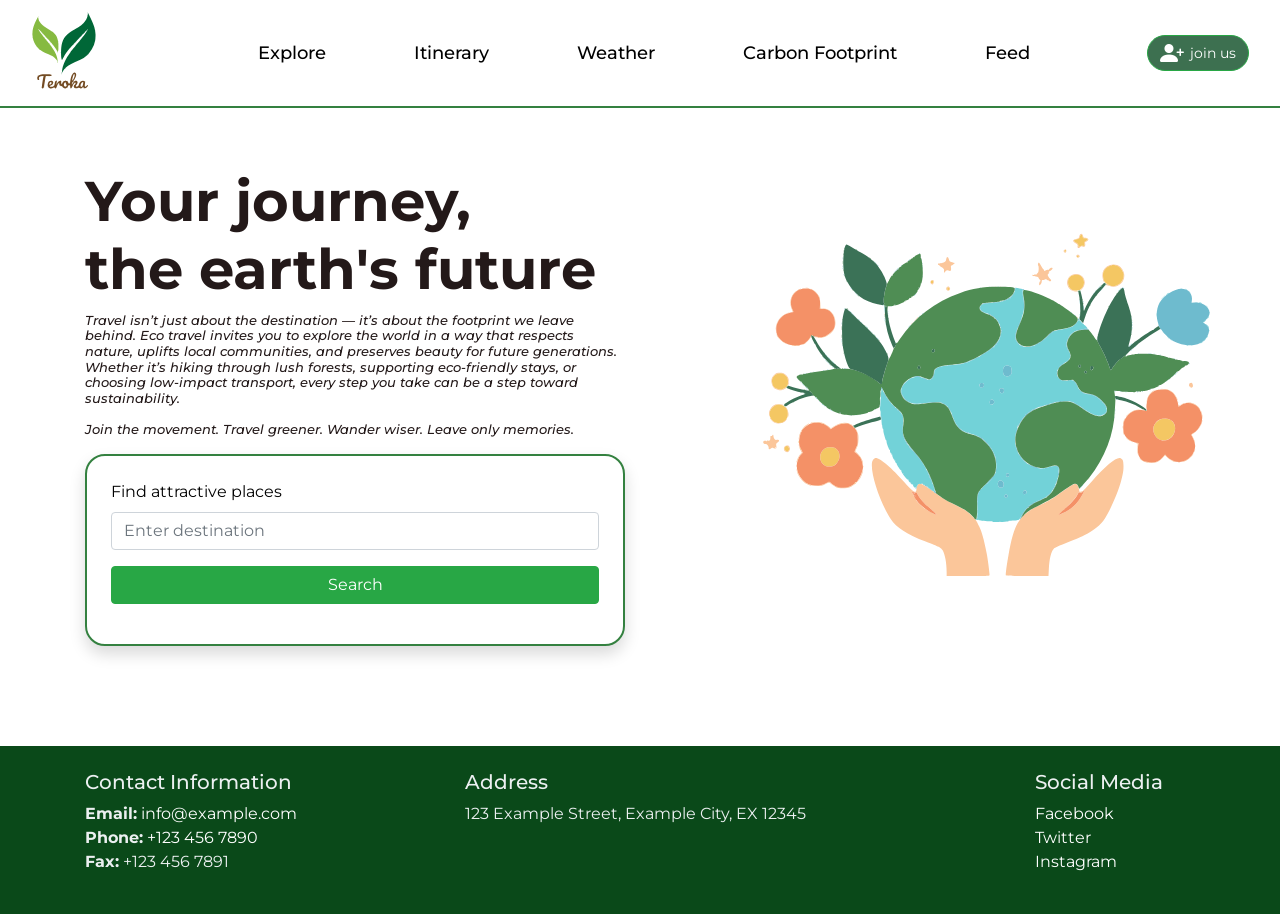
<file: index.html>
<head>
  <meta charset="UTF-8">
  <meta name="viewport" content="width=device-width, initial-scale=1.0">
  <title>Teroka</title>


  <link rel="icon" type="image/png" href="assets/images/logo.svg">

  <!-- Bootstrap CSS -->
  <link href="https://stackpath.bootstrapcdn.com/bootstrap/4.5.2/css/bootstrap.min.css" rel="stylesheet">

  <link rel="stylesheet" href="assets/css/home.css">

  <link href="https://fonts.googleapis.com/css2?family=Montserrat:wght@400;500;600;700&display=swap" rel="stylesheet">
  <link rel="stylesheet" href="https://cdn.jsdelivr.net/npm/bootstrap-icons@1.11.1/font/bootstrap-icons.css">
  <link href="https://cdnjs.cloudflare.com/ajax/libs/font-awesome/5.15.4/css/all.min.css" rel="stylesheet">

  <!-- Optional Bootstrap JavaScript (for interactive components like modals, dropdowns, etc.) -->
  <script src="https://code.jquery.com/jquery-3.5.1.slim.min.js"></script>
  <script src="https://cdn.jsdelivr.net/npm/@popperjs/core@2.5.2/dist/umd/popper.min.js"></script>
  <script src="https://stackpath.bootstrapcdn.com/bootstrap/4.5.2/js/bootstrap.min.js"></script>

</head>

<body class="home">
 <nav class="navbar navbar-expand-lg navbar-light" style="background-color: #ffffff;">
        <div class="container-fluid">
            <a href="index.html">
                <img src="assets/images/logo.svg" alt="Logo" class="navbar-logo">
            </a>
            <button class="navbar-toggler" type="button" data-toggle="collapse" data-target="#myNavbar"
                aria-controls="myNavbar" aria-expanded="false" aria-label="Toggle navigation">
                <span class="navbar-toggler-icon"></span>
            </button>

            <div class="collapse navbar-collapse justify-content-between" id="myNavbar">

                <ul class="nav flex-column flex-lg-row text-center w-100 justify-content-center">
                    <li class="nav-item">
                        <a class="nav-link mx-4 my-1 custom-nav-link" href="Explore.html">Explore</a>
                    </li>
                    <li class="nav-item">
                        <a class="nav-link mx-4 my-1 custom-nav-link" href="Itinerary.html">Itinerary</a>
                    </li>
                    <li class="nav-item">
                        <a class="nav-link mx-4 my-1 custom-nav-link" href="Weather.html">Weather</a>
                    </li>
                    <li class="nav-item">
                        <a class="nav-link mx-4 my-1 custom-nav-link" href="Carbon.html">Carbon Footprint</a>
                    </li>
                    <li class="nav-item">
                        <a class="nav-link mx-4 my-1 custom-nav-link" href="Feed.html">Feed</a>
                    </li>
                </ul>

                <ul class="nav flex-column flex-lg-row text-center my-lg-0">
                    <li class="nav-item my-1" id="joinLi">
                        <a href="Login.html" class="btn btn-success rounded-pill join-us d-flex align-items-center"
                            style="white-space: nowrap;">
                            <i class="bi bi-person-plus-fill" style="font-size: 24px;"></i>
                            <span style="font-size: 14px; margin-left: 6px;">join us</span>
                        </a>
                    </li>
                    <li class="nav-item my-1" id="profileLi" style="display:none;">
                        <i class="bi bi-person" style="font-size: 40px; cursor: pointer;" data-toggle="modal"
                            data-target="#profileModal"></i>
                    </li>
                </ul>
            </div>
        </div>
    </nav>

  <div class="container-home">
    <div class="container">
      <!-- First Row: Search form and Image side by side -->
      <div class="row">
        <!-- Left Side: Search Form -->
        <div class="col-md-6">
          <div class="lines-main text-start mb-3">
            <h2 class="display-4 fw-bold">Your journey, <br> the earth's future</h2>
            <h3 class="display-8">
              Travel isn’t just about the destination — it’s about the footprint we leave behind. Eco travel invites you
              to explore the world in a way that respects nature, uplifts local communities, and preserves beauty for
              future generations.

              Whether it’s hiking through lush forests, supporting eco-friendly stays, or choosing low-impact transport,
              every step you take can be a step toward sustainability.
              <br><br>
              Join the movement. Travel greener. Wander wiser. Leave only memories.
            </h3>
          </div>
          <div class="container-explore shadow p-4">
            <form class="row g-3 align-items-end">
              <div class="col-md-12 mb-3">
                <label for="place" class="form-label">Find attractive places</label>
                <input type="text" class="form-control" id="place" placeholder="Enter destination">
              </div>

              <div class="col-md-12">
                <button type="submit" id="search-btn" class="btn btn-success w-100">Search</button>
              </div>
            </form>
          </div>
        </div>

        <!-- Right Side: Image -->
        <div class="col-md-6">
          <img src="assets/images/main.svg" alt="Right Side Image" class="main-shape d-none d-md-block">

        </div>
      </div>


    </div>
  </div>

  <footer class=" py-4">
    <div class="container">
      <div class="row">
        <!-- Contact Info -->
        <div class="col-md-4">
          <h5>Contact Information</h5>
          <ul class="list-unstyled">
            <li><strong>Email:</strong> <a href="mailto:info@example.com" class="text-white">info@example.com</a></li>
            <li><strong>Phone:</strong> <a href="tel:+1234567890" class="text-white">+123 456 7890</a></li>
            <li><strong>Fax:</strong> +123 456 7891</li>
          </ul>
        </div>

        <!-- Other Contact Sections (optional) -->
        <div class="col-md-6">
          <h5>Address</h5>
          <p>123 Example Street, Example City, EX 12345</p>
        </div>

        <div class="col-md-2">
          <h5>Social Media</h5>
          <ul class="list-unstyled">
            <li><a href="#" class="text-white">Facebook</a></li>
            <li><a href="#" class="text-white">Twitter</a></li>
            <li><a href="#" class="text-white">Instagram</a></li>
          </ul>
        </div>
      </div>
    </div>
  </footer>

  <!-- profile modal -->
  <div class="modal fade" id="profileModal" tabindex="-1" aria-labelledby="profileModalLabel" aria-hidden="true">
    <div class="modal-dialog">
      <div class="modal-content">

        <div class="modal-header bg-success text-white ">
          <h5 class="modal-title" id="profileModalLabel">User Profile</h5>
          <button type="button" class="close" data-dismiss="modal" aria-label="Close">
            <span aria-hidden="true">&times;</span>
          </button>
        </div>

        <div class="modal-body">
          <!-- Replace hardcoded values with span tags -->
          <p><strong><i class="fas fa-user"></i> Name:</strong> <span id="profileName"></span></p>
          <p><strong><i class="fas fa-envelope"></i> Email:</strong> <span id="profileEmail"></span></p>
          <p><strong><i class="fas fa-phone"></i> Phone Number:</strong> <span id="profilePhone"></span></p>

          <p><strong><i class="fas fa-lock"></i> Password:</strong> *****</p> <!-- Lock icon -->




          <button class="btn btn-outline-info btn-sm mr-3 mb-3" type="button" data-toggle="collapse"
            data-target="#changePasswordSection">
            Change Password
          </button>

          <button class="btn btn-outline-success btn-sm mr-3 mb-3" type="button" data-toggle="collapse"
            data-target="#updateprofileSection">
            Update Profile
          </button>

          <button class="btn btn-outline-danger btn-sm mb-3" type="button" data-toggle="collapse"
            data-target="#deleteaccountSection">
            Delete Account
          </button>

          <div class="collapse" id="changePasswordSection">
            <form id="changePasswordForm">
              <div class="form-group">
                <label for="oldPassword">Old Password</label>
                <input type="password" class="form-control" id="currentPassword" required>
              </div>
              <div class="form-group">
                <label for="newPassword">New Password</label>
                <input type="password" class="form-control" id="newPassword" required>
              </div>
              <div class="form-group">
                <label for="confirmPassword">Confirm New Password</label>
                <input type="password" class="form-control" id="confirmNewPassword" required>
              </div>
              <button type="submit" class="btn btn-primary btn-sm">Update Password</button>
            </form>
          </div>

          <div class="collapse" id="updateprofileSection">
            <form id="updateProfileForm">
              <!-- Name Field -->
              <div class="form-group">
                <label for="name">Full Name</label>
                <input type="text" class="form-control" id="name" placeholder="Enter your full name" required>
              </div>

              <!-- Email Field -->
              <div class="form-group">
                <label for="email">Email address</label>
                <input type="email" class="form-control" id="email" placeholder="Enter your email" required readonly>
              </div>

              <div class="form-group">
                <label for="email">Phone Number</label>
                <input type="tel" class="form-control" id="phone" placeholder="Enter your Phone number" required>
              </div>



              <!-- Submit Button -->
              <button type="submit" class="btn btn-success btn-sm">Update Profile</button>
            </form>
          </div>

          <div class="collapse" id="deleteaccountSection">
            <div class="form-group">
              <label for="confirmDelete">Are you sure you want to delete your account?</label>
              <p class="text-danger">This action is irreversible.</p>
            </div>

            <!-- Yes/No Buttons -->
            <div class="form-group">
              <button type="button" class="btn btn-danger g-3" id="deleteYesButton">Yes, Delete My Account</button>

            </div>
          </div>

        </div>

        <div class="modal-footer">

          <i class="bi bi-box-arrow-right logout-icon" data-toggle="modal" data-dismiss="modal"
            data-target="#logoutModal"></i>
        </div>

      </div>
    </div>
  </div>

  <!-- Logout Confirmation Modal -->
  <div class="modal fade" id="logoutModal" tabindex="-1" aria-labelledby="logoutModalLabel" aria-hidden="true">
    <div class="modal-dialog">
      <div class="modal-content">
        <div class="modal-header">
          <h5 class="modal-title" id="logoutModalLabel">Logout Confirmation</h5>
          <button type="button" class="close" data-dismiss="modal" aria-label="Close">
            <span aria-hidden="true">&times;</span>
          </button>
        </div>
        <div class="modal-body">
          Are you sure you want to logout?
        </div>
        <div class="modal-footer">
          <button type="button" class="btn btn-secondary" data-dismiss="modal">Cancel</button>
          <button type="button" class="btn btn-danger" onclick="logoutUser()">Logout</button>
        </div>
      </div>
    </div>
  </div>



  <script src="/assets/js/home.js"></script>
</body>
</file>
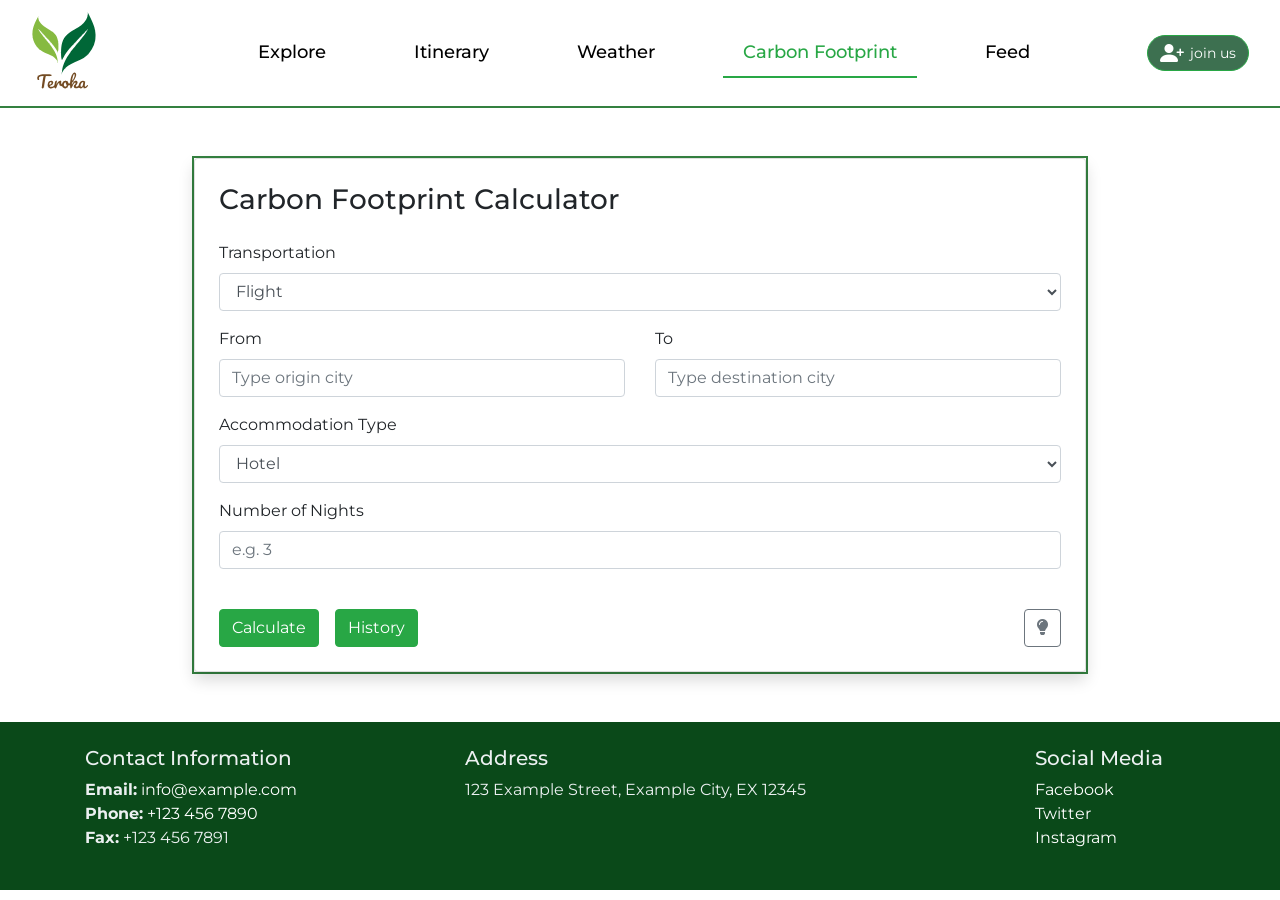
<file: Carbon.html>
<!DOCTYPE html>
<html lang="en">

<head>
  <meta charset="UTF-8" />
  <meta name="viewport" content="width=device-width, initial-scale=1" />
  <title>Calculate your carbon emission</title>

  <link rel="icon" type="image/png" href="assets/images/logo.svg">

  <link href="https://fonts.googleapis.com/css2?family=Montserrat:wght@400;500;600;700&display=swap" rel="stylesheet">

  <!-- Bootstrap CSS -->
  <link href="https://stackpath.bootstrapcdn.com/bootstrap/4.5.2/css/bootstrap.min.css" rel="stylesheet" />
  <link rel="stylesheet" href="assets/css/Carbon.css" />
  <link href="https://cdnjs.cloudflare.com/ajax/libs/font-awesome/5.15.4/css/all.min.css" rel="stylesheet" />
  <link rel="stylesheet" href="https://cdn.jsdelivr.net/npm/bootstrap-icons@1.10.5/font/bootstrap-icons.css">
  <!-- Bootstrap JS (optional) -->
  <script src="https://code.jquery.com/jquery-3.6.0.min.js"></script>
  <script src="https://cdn.jsdelivr.net/npm/@popperjs/core@2.5.2/dist/umd/popper.min.js"></script>
  <script src="https://stackpath.bootstrapcdn.com/bootstrap/4.5.2/js/bootstrap.min.js"></script>


</head>

<body class="home">
  <!-- Navbar -->
   <nav class="navbar navbar-expand-lg navbar-light" style="background-color: #ffffff;">
        <div class="container-fluid">
            <a href="index.html">
                <img src="assets/images/logo.svg" alt="Logo" class="navbar-logo">
            </a>
            <button class="navbar-toggler" type="button" data-toggle="collapse" data-target="#myNavbar"
                aria-controls="myNavbar" aria-expanded="false" aria-label="Toggle navigation">
                <span class="navbar-toggler-icon"></span>
            </button>

            <div class="collapse navbar-collapse justify-content-between" id="myNavbar">

                <ul class="nav flex-column flex-lg-row text-center w-100 justify-content-center">
                    <li class="nav-item">
                        <a class="nav-link mx-4 my-1 custom-nav-link" href="Explore.html">Explore</a>
                    </li>
                    <li class="nav-item">
                        <a class="nav-link mx-4 my-1 custom-nav-link" href="Itinerary.html">Itinerary</a>
                    </li>
                    <li class="nav-item">
                        <a class="nav-link mx-4 my-1 custom-nav-link" href="Weather.html">Weather</a>
                    </li>
                    <li class="nav-item">
                        <a class="nav-link mx-4 my-1 custom-nav-link" href="Carbon.html">Carbon Footprint</a>
                    </li>
                    <li class="nav-item">
                        <a class="nav-link mx-4 my-1 custom-nav-link" href="Feed.html">Feed</a>
                    </li>
                </ul>

                <ul class="nav flex-column flex-lg-row text-center my-lg-0">
                    <li class="nav-item my-1" id="joinLi">
                        <a href="Login.html" class="btn btn-success rounded-pill join-us d-flex align-items-center"
                            style="white-space: nowrap;">
                            <i class="bi bi-person-plus-fill" style="font-size: 24px;"></i>
                            <span style="font-size: 14px; margin-left: 6px;">join us</span>
                        </a>
                    </li>
                    <li class="nav-item my-1" id="profileLi" style="display:none;">
                        <i class="bi bi-person" style="font-size: 40px; cursor: pointer;" data-toggle="modal"
                            data-target="#profileModal"></i>
                    </li>
                </ul>
            </div>
        </div>
    </nav>

  <div class="container-carbon my-5">
    <div class="card shadow p-4">
      <h3 class="mb-4">Carbon Footprint Calculator</h3>

      <!-- Transport Type -->
      <div class="form-group">
        <label for="transportType">Transportation</label>
        <select class="form-control" id="transportType">
          <option value="flight">Flight</option>
          <option value="car">Car</option>
          <option value="train">Train</option>
        </select>
      </div>


      <div class="row">
        <!-- From City (autocomplete) -->
        <div class="col-md-6 form-group autocomplete">
          <label for="fromInput">From</label>
          <input type="text" class="form-control" id="fromInput" placeholder="Type origin city" autocomplete="off" />
          <div id="fromSuggestions" class="autocomplete-suggestions"></div>
        </div>

        <!-- To City (autocomplete) -->
        <div class="col-md-6 form-group autocomplete">
          <label for="toInput">To</label>
          <input type="text" class="form-control" id="toInput" placeholder="Type destination city" autocomplete="off" />
          <div id="toSuggestions" class="autocomplete-suggestions"></div>
        </div>
      </div>


      <!-- Accommodation -->
      <div class="form-group">
        <label for="accommodation">Accommodation Type</label>
        <select class="form-control" id="accommodation">
          <option value="hotel">Hotel</option>
          <option value="eco-lodge">Eco-Lodge</option>
          <option value="hostel">Hostel</option>
        </select>
      </div>

      <!-- Nights -->
      <div class="form-group">
        <label for="nights">Number of Nights</label>
        <input type="number" class="form-control" id="nights" placeholder="e.g. 3" />
      </div>

      <!-- Buttons -->
      <div class="d-flex justify-content-start mt-4">
        <button class="btn btn-success mr-3" onclick="calculateCarbon()">Calculate</button>
        <button class="btn btn-success me-3" onclick="showCarbonHistory()">History</button>

        <!-- Tips icon button pushed to far right -->
        <button class="btn btn-outline-secondary ml-auto" onclick="showTips()" title="Tips">
          <i class="fas fa-lightbulb"></i>
        </button>
      </div>

      <!-- Modals (same as your original) -->
      <div class="modal fade" id="calculateModal" tabindex="-1" role="dialog" aria-labelledby="calculateModalLabel"
        aria-hidden="true">
        <div class="modal-dialog" role="document">
          <div class="modal-content">
            <div class="modal-header bg-success text-white">
              <h5 class="modal-title" id="calculateModalLabel">Carbon Calculation</h5>
              <button type="button" class="close" data-dismiss="modal" aria-label="Close">
                <span aria-hidden="true">&times;</span>
              </button>
            </div>
            <div class="modal-body">
              This is where your carbon footprint result will appear.
            </div>
          </div>
        </div>
      </div>

      <div class="modal fade" id="historyModal" tabindex="-1" role="dialog" aria-labelledby="historyModalLabel"
        aria-hidden="true">
        <div class="modal-dialog modal-lg" role="document">
          <div class="modal-content">
            <div class="modal-header bg-success text-white">
              <h5 class="modal-title" id="historyModalLabel">Calculation History</h5>
              <button type="button" class="close" data-dismiss="modal" aria-label="Close">
                <span aria-hidden="true">&times;</span>
              </button>
            </div>
            <div class="modal-body">
              This is where your history will be shown.
            </div>
          </div>
        </div>
      </div>

      <div class="modal fade" id="tipsModal" tabindex="-1" role="dialog" aria-labelledby="tipsModalLabel"
        aria-hidden="true">
        <div class="modal-dialog" role="document">
          <div class="modal-content p-3" style="border-radius: 15px; box-shadow: 0 8px 25px rgba(0,0,0,0.2);">
            <div class="modal-header border-0">
              <h5 class="modal-title text-success fw-bold" id="tipsModalLabel">Green Travel Tips</h5>
              <button type="button" class="close" data-dismiss="modal" aria-label="Close">
                <span aria-hidden="true">&times;</span>
              </button>
            </div>
            <div class="modal-body">

            </div>
          </div>
        </div>
      </div>


    </div>
  </div>



  <script src="/assets/js/carbon.js"></script>

  <footer class=" py-4">
    <div class="container">
      <div class="row">
        <!-- Contact Info -->
        <div class="col-md-4">
          <h5>Contact Information</h5>
          <ul class="list-unstyled">
            <li><strong>Email:</strong> <a href="mailto:info@example.com" class="text-white">info@example.com</a></li>
            <li><strong>Phone:</strong> <a href="tel:+1234567890" class="text-white">+123 456 7890</a></li>
            <li><strong>Fax:</strong> +123 456 7891</li>
          </ul>
        </div>

        <!-- Other Contact Sections (optional) -->
        <div class="col-md-6">
          <h5>Address</h5>
          <p>123 Example Street, Example City, EX 12345</p>
        </div>

        <div class="col-md-2">
          <h5>Social Media</h5>
          <ul class="list-unstyled">
            <li><a href="#" class="text-white">Facebook</a></li>
            <li><a href="#" class="text-white">Twitter</a></li>
            <li><a href="#" class="text-white">Instagram</a></li>
          </ul>
        </div>
      </div>
    </div>
  </footer>

  <div class="modal fade" id="profileModal" tabindex="-1" aria-labelledby="profileModalLabel" aria-hidden="true">
    <div class="modal-dialog">
      <div class="modal-content">

        <div class="modal-header bg-success text-white ">
          <h5 class="modal-title" id="profileModalLabel">User Profile</h5>
          <button type="button" class="close" data-dismiss="modal" aria-label="Close">
            <span aria-hidden="true">&times;</span>
          </button>
        </div>

        <div class="modal-body">
          <!-- Replace hardcoded values with span tags -->
          <p><strong><i class="fas fa-user"></i> Name:</strong> <span id="profileName"></span></p>
          <p><strong><i class="fas fa-envelope"></i> Email:</strong> <span id="profileEmail"></span></p>
          <p><strong><i class="fas fa-phone"></i> Phone Number:</strong> <span id="profilePhone"></span></p>

          <p><strong><i class="fas fa-lock"></i> Password:</strong> *****</p> <!-- Lock icon -->




          <button class="btn btn-outline-info btn-sm mr-3 mb-3" type="button" data-toggle="collapse"
            data-target="#changePasswordSection">
            Change Password
          </button>

          <button class="btn btn-outline-success btn-sm mr-3 mb-3" type="button" data-toggle="collapse"
            data-target="#updateprofileSection">
            Update Profile
          </button>

          <button class="btn btn-outline-danger btn-sm mb-3" type="button" data-toggle="collapse"
            data-target="#deleteaccountSection">
            Delete Account
          </button>

          <div class="collapse" id="changePasswordSection">
            <form id="changePasswordForm">
              <div class="form-group">
                <label for="oldPassword">Old Password</label>
                <input type="password" class="form-control" id="currentPassword" required>
              </div>
              <div class="form-group">
                <label for="newPassword">New Password</label>
                <input type="password" class="form-control" id="newPassword" required>
              </div>
              <div class="form-group">
                <label for="confirmPassword">Confirm New Password</label>
                <input type="password" class="form-control" id="confirmNewPassword" required>
              </div>
              <button type="submit" class="btn btn-primary btn-sm">Update Password</button>
            </form>
          </div>

          <div class="collapse" id="updateprofileSection">
            <form id="updateProfileForm">
              <!-- Name Field -->
              <div class="form-group">
                <label for="name">Full Name</label>
                <input type="text" class="form-control" id="name" placeholder="Enter your full name" required>
              </div>

              <!-- Email Field -->
              <div class="form-group">
                <label for="email">Email address</label>
                <input type="email" class="form-control" id="email" placeholder="Enter your email" required readonly>
              </div>

              <div class="form-group">
                <label for="email">Phone Number</label>
                <input type="tel" class="form-control" id="phone" placeholder="Enter your Phone number" required>
              </div>



              <!-- Submit Button -->
              <button type="submit" class="btn btn-success btn-sm">Update Profile</button>
            </form>
          </div>

          <div class="collapse" id="deleteaccountSection">
            <div class="form-group">
              <label for="confirmDelete">Are you sure you want to delete your account?</label>
              <p class="text-danger">This action is irreversible.</p>
            </div>

            <!-- Yes/No Buttons -->
            <div class="form-group">
              <button type="button" class="btn btn-danger g-3" id="deleteYesButton">Yes, Delete My Account</button>

            </div>
          </div>

        </div>

        <div class="modal-footer">

          <i class="bi bi-box-arrow-right logout-icon" data-toggle="modal" data-dismiss="modal"
            data-target="#logoutModal"></i>
        </div>

      </div>
    </div>
  </div>


  <!-- Logout Confirmation Modal -->
  <div class="modal fade" id="logoutModal" tabindex="-1" aria-labelledby="logoutModalLabel" aria-hidden="true">
    <div class="modal-dialog">
      <div class="modal-content">
        <div class="modal-header">
          <h5 class="modal-title" id="logoutModalLabel">Logout Confirmation</h5>
          <button type="button" class="close" data-dismiss="modal" aria-label="Close">
            <span aria-hidden="true">&times;</span>
          </button>
        </div>
        <div class="modal-body">
          Are you sure you want to logout?
        </div>
        <div class="modal-footer">
          <button type="button" class="btn btn-secondary" data-dismiss="modal">Cancel</button>
          <button type="button" class="btn btn-danger" onclick="logoutUser()">Logout</button>
        </div>
      </div>
    </div>
  </div>


  <div class="modal fade" id="messageModal" tabindex="-1" role="dialog" aria-labelledby="messageModalLabel"
    aria-hidden="true">
    <div class="modal-dialog modal-dialog-centered" role="document">
      <div class="modal-content">
        <div class="modal-header bg-success ">
          <h5 class="modal-title" id="messageModalLabel">Notice</h5>
          <button type="button" class="close" data-dismiss="modal" aria-label="Close">
            <span aria-hidden="true">&times;</span>
          </button>
        </div>
        <div class="modal-body" id="messageModalBody">
          <!-- Message will go here dynamically -->
        </div>
        <div class="modal-footer">
          <button type="button" id="messageModalOkButton" class="btn btn-success" data-dismiss="modal">OK</button>
        </div>
      </div>
    </div>
  </div>

</body>

</html>
</file>
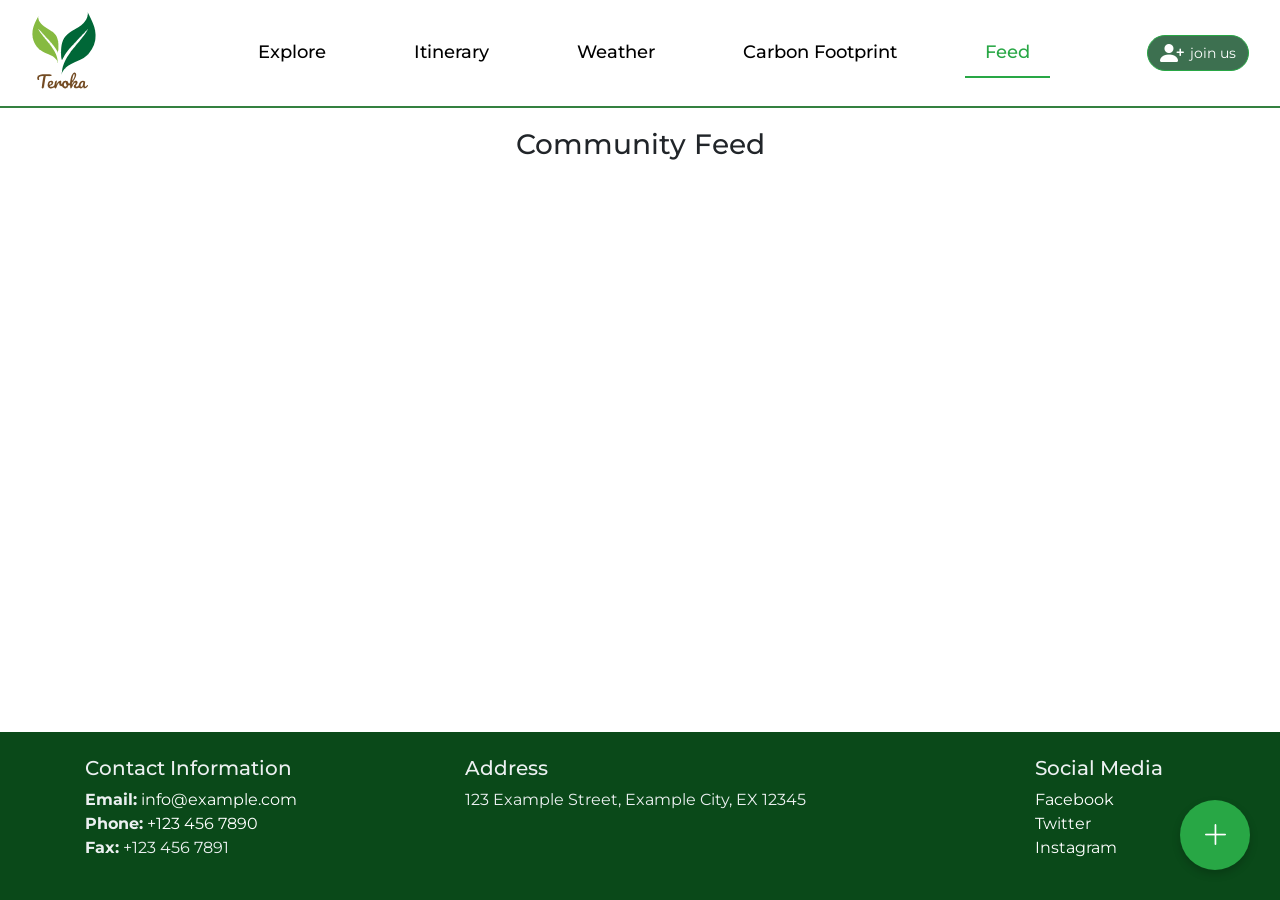
<file: Feed.html>
<!DOCTYPE html>
<html lang="en">

<head>
    <meta charset="UTF-8">
    <meta name="viewport" content="width=device-width, initial-scale=1.0">
    <title>Share your moments with others</title>

    <link rel="icon" type="image/png" href="assets/images/logo.svg">
    <link href="https://stackpath.bootstrapcdn.com/bootstrap/4.5.2/css/bootstrap.min.css" rel="stylesheet">
    <link rel="stylesheet" href="assets/css/feed.css">
    <link href="https://fonts.googleapis.com/css2?family=Montserrat:wght@400;500;600;700&display=swap" rel="stylesheet">
    <link rel="stylesheet" href="https://cdn.jsdelivr.net/npm/bootstrap-icons@1.11.1/font/bootstrap-icons.css">
    <link href="https://cdnjs.cloudflare.com/ajax/libs/font-awesome/5.15.4/css/all.min.css" rel="stylesheet">

    <link rel="stylesheet" href="assets/css/feed.css">
</head>

<body>

    <nav class="navbar navbar-expand-lg navbar-light" style="background-color: #ffffff;">
        <div class="container-fluid">
            <a href="index.html">
                <img src="assets/images/logo.svg" alt="Logo" class="navbar-logo">
            </a>
            <button class="navbar-toggler" type="button" data-toggle="collapse" data-target="#myNavbar"
                aria-controls="myNavbar" aria-expanded="false" aria-label="Toggle navigation">
                <span class="navbar-toggler-icon"></span>
            </button>

            <div class="collapse navbar-collapse justify-content-between" id="myNavbar">

                <ul class="nav flex-column flex-lg-row text-center w-100 justify-content-center">
                    <li class="nav-item">
                        <a class="nav-link mx-4 my-1 custom-nav-link" href="Explore.html">Explore</a>
                    </li>
                    <li class="nav-item">
                        <a class="nav-link mx-4 my-1 custom-nav-link" href="Itinerary.html">Itinerary</a>
                    </li>
                    <li class="nav-item">
                        <a class="nav-link mx-4 my-1 custom-nav-link" href="Weather.html">Weather</a>
                    </li>
                    <li class="nav-item">
                        <a class="nav-link mx-4 my-1 custom-nav-link" href="Carbon.html">Carbon Footprint</a>
                    </li>
                    <li class="nav-item">
                        <a class="nav-link mx-4 my-1 custom-nav-link" href="Feed.html">Feed</a>
                    </li>
                </ul>

                <ul class="nav flex-column flex-lg-row text-center my-lg-0">
                    <li class="nav-item my-1" id="joinLi">
                        <a href="Login.html" class="btn btn-success rounded-pill join-us d-flex align-items-center"
                            style="white-space: nowrap;">
                            <i class="bi bi-person-plus-fill" style="font-size: 24px;"></i>
                            <span style="font-size: 14px; margin-left: 6px;">join us</span>
                        </a>
                    </li>
                    <li class="nav-item my-1" id="profileLi" style="display:none;">
                        <i class="bi bi-person" style="font-size: 40px; cursor: pointer;" data-toggle="modal"
                            data-target="#profileModal"></i>
                    </li>
                </ul>
            </div>
        </div>
    </nav>


    <main class="container-home">
        <!-- Posts Container -->
        <div class="container-post">
            <h3 class="mb-4 text-center">Community Feed</h3>
            <div id="postsContainer"></div>
        </div>


        <!-- New Post Button -->
        <button id="newPostBtn" class="btn btn-success" title="Create new post" data-toggle="modal"
            data-target="#newPostModal">
            <i class="bi bi-plus-lg"></i>
        </button>

        <!-- New Post Modal -->
        <div class="modal fade" id="newPostModal" tabindex="-1" role="dialog" aria-labelledby="newPostModalLabel"
            aria-hidden="true">
            <div class="modal-dialog" role="document">
                <div class="modal-content">
                    <form id="newPostForm">
                        <div class="modal-header">
                            <h5 class="modal-title" id="newPostModalLabel">Create New Post</h5>
                            <button type="button" class="close" data-dismiss="modal" aria-label="Close">
                                <span aria-hidden="true">&times;</span>
                            </button>
                        </div>
                        <div class="modal-body">
                            <div class="form-group">
                                <label for="postText">Post Text</label>
                                <textarea class="form-control" id="postText" rows="3" required></textarea>
                            </div>
                            <div class="form-group">
                                <label for="postImage">Upload Image (optional)</label>
                                <input type="file" class="form-control-file" id="postImage" accept="image/*">
                            </div>
                        </div>
                        <div class="modal-footer">
                            <button type="button" class="btn btn-secondary" data-dismiss="modal">Close</button>
                            <button type="submit" class="btn btn-primary">Post</button>
                        </div>
                    </form>
                </div>
            </div>
        </div>
    </main>

    <footer class=" py-4">
        <div class="container">
            <div class="row">
                <!-- Contact Info -->
                <div class="col-md-4">
                    <h5>Contact Information</h5>
                    <ul class="list-unstyled">
                        <li><strong>Email:</strong> <a href="mailto:info@example.com"
                                class="text-white">info@example.com</a></li>
                        <li><strong>Phone:</strong> <a href="tel:+1234567890" class="text-white">+123 456 7890</a></li>
                        <li><strong>Fax:</strong> +123 456 7891</li>
                    </ul>
                </div>

                <!-- Other Contact Sections (optional) -->
                <div class="col-md-6">
                    <h5>Address</h5>
                    <p>123 Example Street, Example City, EX 12345</p>
                </div>

                <div class="col-md-2">
                    <h5>Social Media</h5>
                    <ul class="list-unstyled">
                        <li><a href="#" class="text-white">Facebook</a></li>
                        <li><a href="#" class="text-white">Twitter</a></li>
                        <li><a href="#" class="text-white">Instagram</a></li>
                    </ul>
                </div>
            </div>
        </div>
    </footer>

    <div class="modal fade" id="profileModal" tabindex="-1" aria-labelledby="profileModalLabel" aria-hidden="true">
        <div class="modal-dialog">
            <div class="modal-content">

                <div class="modal-header bg-success text-white ">
                    <h5 class="modal-title" id="profileModalLabel">User Profile</h5>
                    <button type="button" class="close" data-dismiss="modal" aria-label="Close">
                        <span aria-hidden="true">&times;</span>
                    </button>
                </div>

                <div class="modal-body">
                    <!-- Replace hardcoded values with span tags -->
                    <p><strong><i class="fas fa-user"></i> Name:</strong> <span id="profileName"></span></p>
                    <p><strong><i class="fas fa-envelope"></i> Email:</strong> <span id="profileEmail"></span></p>
                    <p><strong><i class="fas fa-phone"></i> Phone Number:</strong> <span id="profilePhone"></span></p>

                    <p><strong><i class="fas fa-lock"></i> Password:</strong> *****</p> <!-- Lock icon -->




                    <button class="btn btn-outline-info btn-sm mr-3 mb-3" type="button" data-toggle="collapse"
                        data-target="#changePasswordSection">
                        Change Password
                    </button>

                    <button class="btn btn-outline-success btn-sm mr-3 mb-3" type="button" data-toggle="collapse"
                        data-target="#updateprofileSection">
                        Update Profile
                    </button>

                    <button class="btn btn-outline-danger btn-sm mb-3" type="button" data-toggle="collapse"
                        data-target="#deleteaccountSection">
                        Delete Account
                    </button>

                    <div class="collapse" id="changePasswordSection">
                        <form id="changePasswordForm">
                            <div class="form-group">
                                <label for="oldPassword">Old Password</label>
                                <input type="password" class="form-control" id="currentPassword" required>
                            </div>
                            <div class="form-group">
                                <label for="newPassword">New Password</label>
                                <input type="password" class="form-control" id="newPassword" required>
                            </div>
                            <div class="form-group">
                                <label for="confirmPassword">Confirm New Password</label>
                                <input type="password" class="form-control" id="confirmNewPassword" required>
                            </div>
                            <button type="submit" class="btn btn-primary btn-sm">Update Password</button>
                        </form>
                    </div>

                    <div class="collapse" id="updateprofileSection">
                        <form id="updateProfileForm">
                            <!-- Name Field -->
                            <div class="form-group">
                                <label for="name">Full Name</label>
                                <input type="text" class="form-control" id="name" placeholder="Enter your full name"
                                    required>
                            </div>

                            <!-- Email Field -->
                            <div class="form-group">
                                <label for="email">Email address</label>
                                <input type="email" class="form-control" id="email" placeholder="Enter your email"
                                    required readonly>
                            </div>

                            <div class="form-group">
                                <label for="email">Phone Number</label>
                                <input type="tel" class="form-control" id="phone" placeholder="Enter your Phone number"
                                    required>
                            </div>



                            <!-- Submit Button -->
                            <button type="submit" class="btn btn-success btn-sm">Update Profile</button>
                        </form>
                    </div>

                    <div class="collapse" id="deleteaccountSection">
                        <div class="form-group">
                            <label for="confirmDelete">Are you sure you want to delete your account?</label>
                            <p class="text-danger">This action is irreversible.</p>
                        </div>

                        <!-- Yes/No Buttons -->
                        <div class="form-group">
                            <button type="button" class="btn btn-danger g-3" id="deleteYesButton">Yes, Delete My
                                Account</button>

                        </div>
                    </div>

                </div>

                <div class="modal-footer">

                    <i class="bi bi-box-arrow-right logout-icon" data-toggle="modal" data-dismiss="modal"
                        data-target="#logoutModal"></i>
                </div>

            </div>
        </div>
    </div>


    <!-- Logout Confirmation Modal -->
    <div class="modal fade" id="logoutModal" tabindex="-1" aria-labelledby="logoutModalLabel" aria-hidden="true">
        <div class="modal-dialog">
            <div class="modal-content">
                <div class="modal-header">
                    <h5 class="modal-title" id="logoutModalLabel">Logout Confirmation</h5>
                    <button type="button" class="close" data-dismiss="modal" aria-label="Close">
                        <span aria-hidden="true">&times;</span>
                    </button>
                </div>
                <div class="modal-body">
                    Are you sure you want to logout?
                </div>
                <div class="modal-footer">
                    <button type="button" class="btn btn-secondary" data-dismiss="modal">Cancel</button>
                    <button type="button" class="btn btn-danger" onclick="logoutUser()">Logout</button>
                </div>
            </div>
        </div>
    </div>


    <div class="modal fade" id="messageModal" tabindex="-1" role="dialog" aria-labelledby="messageModalLabel"
        aria-hidden="true">
        <div class="modal-dialog modal-dialog-centered" role="document">
            <div class="modal-content">
                <div class="modal-header bg-success ">
                    <h5 class="modal-title" id="messageModalLabel">Notice</h5>
                    <button type="button" class="close" data-dismiss="modal" aria-label="Close">
                        <span aria-hidden="true">&times;</span>
                    </button>
                </div>
                <div class="modal-body" id="messageModalBody">
                    <!-- Message will go here dynamically -->
                </div>
                <div class="modal-footer">
                    <button type="button" id="messageModalOkButton" class="btn btn-success" data-dismiss="modal">OK</button>

                </div>
            </div>
        </div>
    </div>

    <!-- JavaScript -->
    <script src="/assets/js/feed.js"></script>

    <script src="https://code.jquery.com/jquery-3.5.1.slim.min.js"></script>
    <script src="https://cdn.jsdelivr.net/npm/@popperjs/core@2.5.2/dist/umd/popper.min.js"></script>
    <script src="https://stackpath.bootstrapcdn.com/bootstrap/4.5.2/js/bootstrap.min.js"></script>

</body>

</html>
</file>
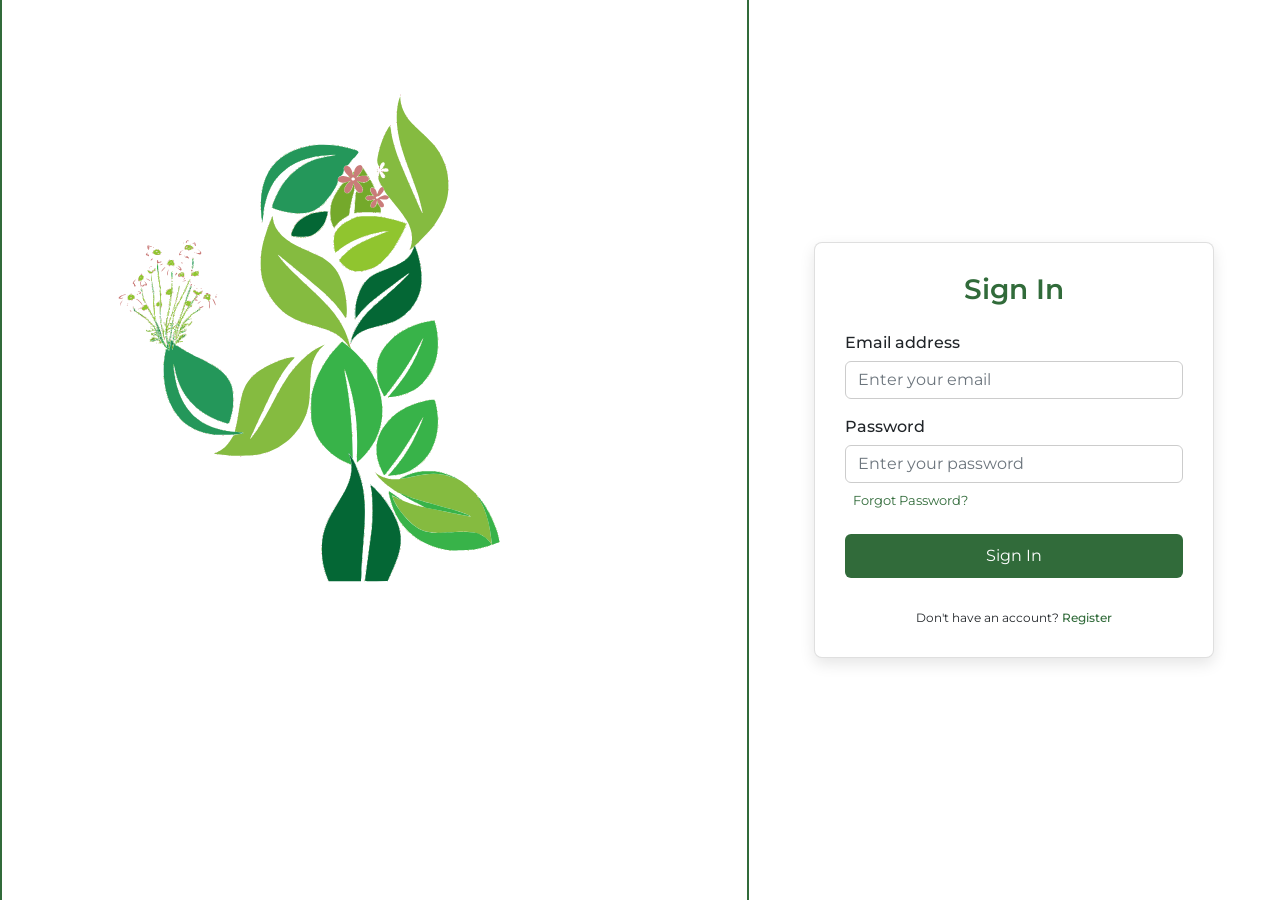
<file: Login.html>
<head>
  <meta charset="UTF-8">
  <meta name="viewport" content="width=device-width, initial-scale=1.0">
  <title>Sign in</title>

  <link rel="icon" type="image/png" href="assets/images/logo.svg">
  <!-- Bootstrap CSS -->
  <link href="https://stackpath.bootstrapcdn.com/bootstrap/4.5.2/css/bootstrap.min.css" rel="stylesheet">

  <link rel="stylesheet" href="assets/css/login.css">
  <link href="https://fonts.googleapis.com/css2?family=Montserrat:wght@400;500;600;700&display=swap" rel="stylesheet">

  <!-- Optional Bootstrap JavaScript (for interactive components like modals, dropdowns, etc.) -->
  <script src="https://code.jquery.com/jquery-3.5.1.slim.min.js"></script>
  <script src="https://cdn.jsdelivr.net/npm/@popperjs/core@2.5.2/dist/umd/popper.min.js"></script>
  <script src="https://stackpath.bootstrapcdn.com/bootstrap/4.5.2/js/bootstrap.min.js"></script>

</head>

<body>
  <div class="container-fluid min-vh-100">
    <div class="row h-100">

      <!-- Left Side: Background -->
      <div class="col-md-7 d-none d-md-block p-0 bg-login container-logo">

        <img src="assets/images/mascot.svg" alt="Logo" class="main-logo">

      </div>

      <div class="col-md-5 d-flex justify-content-center align-items-center p-4"
        style="border-left: 2px solid #316b3a;">
        <div class="card login-card">
          <h3 class="text-center mb-4">Sign In</h3>
          <form id="loginForm">
            <div class="mb-3">
              <label for="email" class="form-label">Email address</label>
              <input type="email" class="form-control" id="email" placeholder="Enter your email" required>
            </div>
            <div class="mb-4">
              <label for="password" class="form-label">Password</label>
              <input type="password" class="form-control" id="password" placeholder="Enter your password" required>
              <small>
                <a href="/forgot.html" class="forgot-password-link mt-2 d-inline-block">Forgot Password?</a>
              </small>
            </div>

            <button type="submit" class="btn btn-primary w-100">Sign In</button>
          </form>

          <div class="register-text">
            <small>Don't have an account? <a href="Signup.html">Register</a></small>
          </div>
        </div>
      </div>


    </div>
  </div>

  <!-- Stylish Login Status Modal -->
  <div class="modal fade" id="loginModal" tabindex="-1" aria-labelledby="loginModalLabel" aria-hidden="true">
    <div class="modal-dialog modal-dialog-centered">
      <div class="modal-content shadow-lg border-0 rounded-lg">

        <div class="modal-header bg-success text-white" id="loginModalHeader">
          <h5 class="modal-title" id="loginModalLabel">
            <i class="fas fa-sign-in-alt mr-2"></i>Login Status
          </h5>
          <button type="button" class="close text-white" id="loginModalCloseBtn" data-dismiss="modal"
            aria-label="Close">
            <span aria-hidden="true">&times;</span>
          </button>
        </div>

        <div class="modal-body text-center">
          <div id="loginModalMessage" class="h5 text-dark"></div>
        </div>

        <div class="modal-footer justify-content-center">
          <button type="button" class="btn btn-outline-success px-4" id="loginModalOkBtn" data-dismiss="modal">
            <i class="fas fa-check-circle mr-1"></i> OK
          </button>
        </div>

      </div>
    </div>
  </div>


  <script src="assets/js/login.js"></script>
</body>
</file>
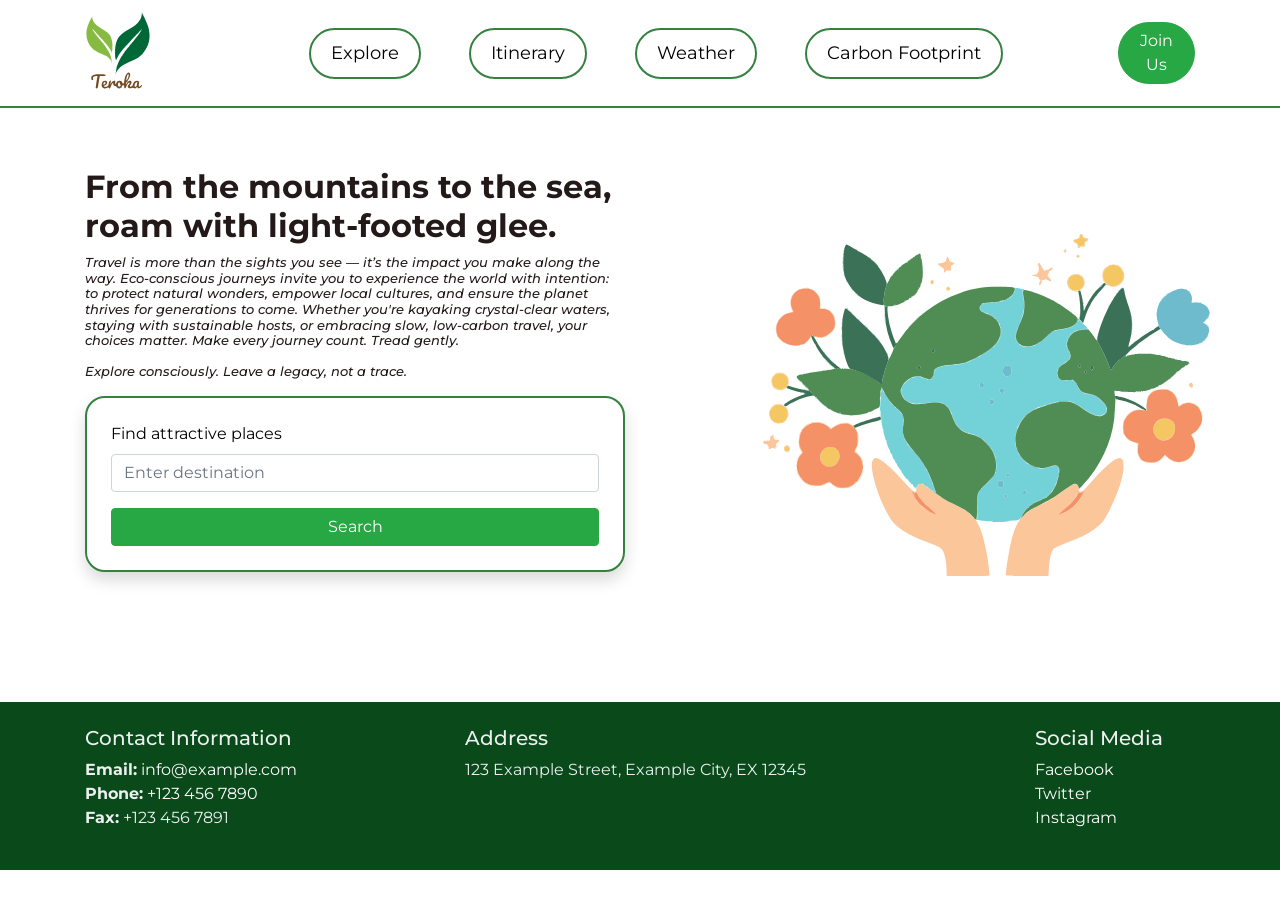
<file: Main.html>
<!DOCTYPE html>
<html lang="en">

<head>
  <meta charset="UTF-8">
  <meta name="viewport" content="width=device-width, initial-scale=1.0">
  <title>Teroka</title>

  <link rel="icon" type="image/png" href="assets/images/logo.svg">

  <link href="https://fonts.googleapis.com/css2?family=Montserrat:wght@400;500;600;700&display=swap" rel="stylesheet">
  <!-- Bootstrap CSS -->
  <link href="https://stackpath.bootstrapcdn.com/bootstrap/4.5.2/css/bootstrap.min.css" rel="stylesheet">
  <link rel="stylesheet" href="assets/css/main.css">
  <!-- Add in <head> -->
  <link rel="stylesheet" href="https://cdn.jsdelivr.net/npm/bootstrap-icons@1.11.1/font/bootstrap-icons.css">
  <link href="https://cdnjs.cloudflare.com/ajax/libs/font-awesome/5.15.4/css/all.min.css" rel="stylesheet">
  <!-- Bootstrap JS (optional) -->
  <script src="https://code.jquery.com/jquery-3.5.1.slim.min.js"></script>
  <script src="https://cdn.jsdelivr.net/npm/@popperjs/core@2.5.2/dist/umd/popper.min.js"></script>
  <script src="https://stackpath.bootstrapcdn.com/bootstrap/4.5.2/js/bootstrap.min.js"></script>
</head>

<body class="home">

  <!-- Navbar -->
  <nav class="navbar navbar-expand-lg navbar-light" style="background-color: #ffffff;">
    <div class="container">
      <a href="index.html">
        <img src="assets/images/logo.svg" alt="Logo" class="navbar-logo">
      </a>
      <button class="navbar-toggler" type="button" data-toggle="collapse" data-target="#myNavbar"
        aria-controls="myNavbar" aria-expanded="false" aria-label="Toggle navigation">
        <span class="navbar-toggler-icon"></span>
      </button>

      <div class="collapse navbar-collapse justify-content-between" id="myNavbar">

        <ul class="nav flex-column flex-lg-row text-center w-100 justify-content-center">
          <li class="nav-item">
            <a class="nav-link btn custom-btn rounded-pill mx-4 my-1" href="Explore.html">Explore</a>
          </li>
          <li class="nav-item">
            <a class="nav-link btn custom-btn rounded-pill mx-4 my-1" href="Itinerary.html">Itinerary</a>
          </li>
          <li class="nav-item">
            <a class="nav-link btn custom-btn rounded-pill mx-4 my-1" href="Weather.html">Weather</a>
          </li>
          <li class="nav-item">
            <a class="nav-link btn custom-btn rounded-pill mx-4 my-1" href="Carbon.html">Carbon Footprint</a>
          </li>
        </ul>

        <ul class="nav flex-column flex-lg-row text-center my-lg-0">
          <li class="nav-item my-1" id="joinLi">
            <a href="Login.html" class="btn btn-success rounded-pill">Join Us</a>
          </li>
          <li class="nav-item my-1" id="profileLi" style="display:none;">
            <i class="bi bi-person" style="font-size: 40px; cursor: pointer;" data-toggle="modal"
              data-target="#profileModal"></i>
          </li>
        </ul>
      </div>
    </div>
  </nav>

  <!-- main content -->
  <div class="container-home">
    <div class="container">
      <!-- First Row: Search form and Image side by side -->
      <div class="row">
        <!-- Left Side: Search Form -->
        <div class="col-md-6">
          <div class="lines-main text-start mb-3">
            <h2 class="display-5 fw-bold">From the mountains to the sea, <br> roam with light-footed glee.</h2>
            <h3 class="display-8">
              Travel is more than the sights you see — it’s the impact you make along the way.
              Eco-conscious journeys invite you to experience the world with intention: to protect natural wonders,
              empower local cultures, and ensure the planet thrives for generations to come. Whether you're kayaking
              crystal-clear waters, staying with sustainable hosts, or embracing slow, low-carbon travel, your choices
              matter.

              Make every journey count. Tread gently.
              <br><br>
              Explore consciously. Leave a legacy, not a trace.
            </h3>
          </div>
          <div class="container-explore shadow p-4">
            <form class="row g-3 align-items-end">
              <div class="col-md-12 mb-3">
                <label for="place" class="form-label">Find attractive places</label>
                <input type="text" class="form-control" id="place" placeholder="Enter destination">
              </div>

              <div class="col-md-12">
                <button type="submit" class="btn btn-success w-100">Search</button>
              </div>
            </form>
          </div>
        </div>

        <!-- Right Side: Image -->
        <div class="col-md-6">
          <img src="assets/images/main.svg" alt="Right Side Image" class="main-shape">
        </div>
      </div>


    </div>
  </div>

  <!-- User Profile Modal -->
  <div class="modal fade" id="profileModal" tabindex="-1" aria-labelledby="profileModalLabel" aria-hidden="true">
    <div class="modal-dialog">
      <div class="modal-content">

       <div class="modal-header bg-success text-white ">
          <h5 class="modal-title" id="profileModalLabel">User Profile</h5>
          <button type="button" class="close" data-dismiss="modal" aria-label="Close">
            <span aria-hidden="true">&times;</span>
          </button>
        </div>

        <div class="modal-body">
          <!-- Replace hardcoded values with span tags -->
          <p><strong><i class="fas fa-user"></i> Name:</strong> <span id="profileName"></span></p>
          <p><strong><i class="fas fa-envelope"></i> Email:</strong> <span id="profileEmail"></span></p>
          <p><strong><i class="fas fa-phone"></i> Phone Number:</strong> <span id="profilePhone"></span></p>

          <p><strong><i class="fas fa-lock"></i> Password:</strong> *****</p> <!-- Lock icon -->




          <button class="btn btn-outline-info btn-sm mr-3 mb-3" type="button" data-toggle="collapse"
            data-target="#changePasswordSection">
            Change Password
          </button>

          <button class="btn btn-outline-success btn-sm mr-3 mb-3" type="button" data-toggle="collapse"
            data-target="#updateprofileSection">
            Update Profile
          </button>

          <button class="btn btn-outline-danger btn-sm mb-3" type="button" data-toggle="collapse"
            data-target="#deleteaccountSection">
            Delete Account
          </button>

          <div class="collapse" id="changePasswordSection">
            <form id="changePasswordForm">
              <div class="form-group">
                <label for="oldPassword">Old Password</label>
                <input type="password" class="form-control" id="currentPassword" required>
              </div>
              <div class="form-group">
                <label for="newPassword">New Password</label>
                <input type="password" class="form-control" id="newPassword" required>
              </div>
              <div class="form-group">
                <label for="confirmPassword">Confirm New Password</label>
                <input type="password" class="form-control" id="confirmNewPassword" required>
              </div>
              <button type="submit" class="btn btn-primary btn-sm">Update Password</button>
            </form>
          </div>

          <div class="collapse" id="updateprofileSection">
            <form id="updateProfileForm">
              <!-- Name Field -->
              <div class="form-group">
                <label for="name">Full Name</label>
                <input type="text" class="form-control" id="name" placeholder="Enter your full name" required>
              </div>

              <!-- Email Field -->
              <div class="form-group">
                <label for="email">Email address</label>
                <input type="email" class="form-control" id="email" placeholder="Enter your email" required readonly>
              </div>

              <div class="form-group">
                <label for="phone">Phone Number</label>
                <input type="tel" class="form-control" id="phone" placeholder="Enter your Phone number" required>
              </div>

              <!-- Submit Button for updating profile -->
              <button type="submit" class="btn btn-success btn-sm">Update Profile</button>
            </form>
          </div>

          <div class="collapse" id="deleteaccountSection">
            <div class="form-group">
              <label for="confirmDelete">Are you sure you want to delete your account?</label>
              <p class="text-danger">This action is irreversible.</p>
            </div>

            <!-- Yes/No Buttons -->
            <div class="form-group">
              <button type="button" class="btn btn-danger g-3" id="deleteYesButton">Yes, Delete My Account</button>

            </div>
          </div>

        </div>

        <div class="modal-footer">

          <i class="bi bi-box-arrow-right logout-icon" data-toggle="modal" data-dismiss="modal"
            data-target="#logoutModal"></i>
        </div>

      </div>
    </div>
  </div>


  <!-- Logout Confirmation Modal -->
  <div class="modal fade" id="logoutModal" tabindex="-1" aria-labelledby="logoutModalLabel" aria-hidden="true">
    <div class="modal-dialog">
      <div class="modal-content">
        <div class="modal-header">
          <h5 class="modal-title" id="logoutModalLabel">Logout Confirmation</h5>
          <button type="button" class="close" data-dismiss="modal" aria-label="Close">
            <span aria-hidden="true">&times;</span>
          </button>
        </div>
        <div class="modal-body">
          Are you sure you want to logout?
        </div>
        <div class="modal-footer">
          <button type="button" class="btn btn-secondary" data-dismiss="modal">Cancel</button>
          <button type="button" class="btn btn-danger" onclick="logoutUser()">Logout</button>
        </div>
      </div>
    </div>
  </div>



  <script src="/assets/js/main.js"></script>

  <footer class=" py-4">
    <div class="container">
      <div class="row">
        <!-- Contact Info -->
        <div class="col-md-4">
          <h5>Contact Information</h5>
          <ul class="list-unstyled">
            <li><strong>Email:</strong> <a href="mailto:info@example.com" class="text-white">info@example.com</a></li>
            <li><strong>Phone:</strong> <a href="tel:+1234567890" class="text-white">+123 456 7890</a></li>
            <li><strong>Fax:</strong> +123 456 7891</li>
          </ul>
        </div>

        <!-- Other Contact Sections (optional) -->
        <div class="col-md-6">
          <h5>Address</h5>
          <p>123 Example Street, Example City, EX 12345</p>
        </div>

        <div class="col-md-2">
          <h5>Social Media</h5>
          <ul class="list-unstyled">
            <li><a href="#" class="text-white">Facebook</a></li>
            <li><a href="#" class="text-white">Twitter</a></li>
            <li><a href="#" class="text-white">Instagram</a></li>
          </ul>
        </div>
      </div>
    </div>
  </footer>
</body>

</html>
</file>
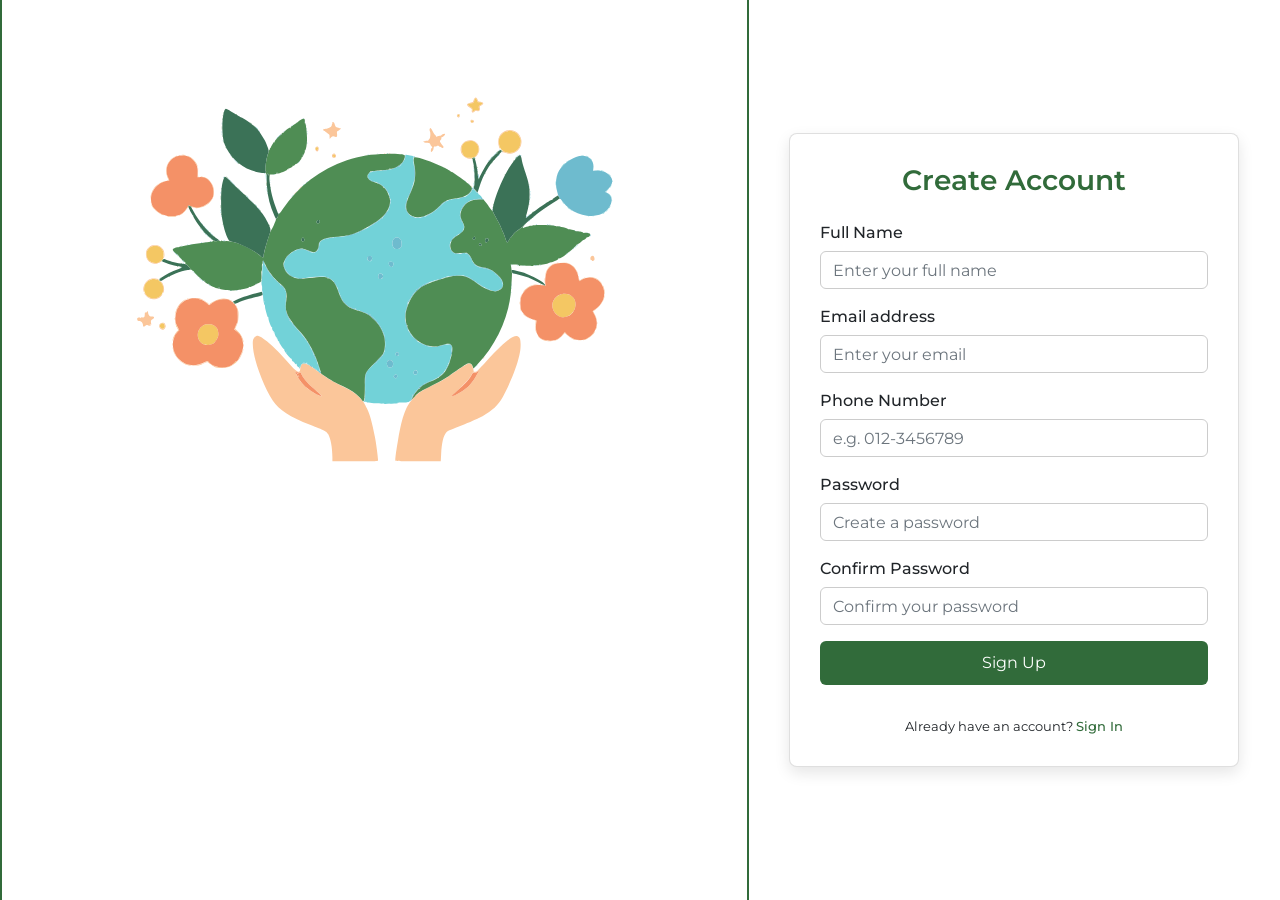
<file: Signup.html>
<head>
  <meta charset="UTF-8">
  <meta name="viewport" content="width=device-width, initial-scale=1.0">
  <title>Join us at Teroka</title>

  <link rel="icon" type="image/png" href="assets/images/logo.svg">
  <!-- Bootstrap CSS -->
  <link href="https://stackpath.bootstrapcdn.com/bootstrap/4.5.2/css/bootstrap.min.css" rel="stylesheet">

  <link rel="stylesheet" href="assets/css/signup.css">
  <link href="https://fonts.googleapis.com/css2?family=Montserrat:wght@400;500;600;700&display=swap" rel="stylesheet">

  <!-- Optional Bootstrap JavaScript (for interactive components like modals, dropdowns, etc.) -->
  <script src="https://cdn.jsdelivr.net/npm/@popperjs/core@2.5.2/dist/umd/popper.min.js"></script>

  <script src="https://code.jquery.com/jquery-3.5.1.min.js"></script>

  <script src="https://cdn.jsdelivr.net/npm/bootstrap@4.5.2/dist/js/bootstrap.bundle.min.js"></script>

</head>

<body>
  <div class="container-fluid min-vh-100">
    <div class="row h-100">

      <div class="col-md-7 d-none d-md-block p-0 bg-login container-logo">

        <img src="assets/images/main.svg" alt="Logo" class="main-logo">

      </div>

      <!-- Right Side with Form -->
      <div class="col-md-5 d-flex justify-content-center align-items-center" style="border-left: 2px solid #316b3a;">
        <div class="card signup-card">
          <h3 class="text-center mb-4">Create Account</h3>
          <form id="signupForm">
            <div class="mb-3">
              <label for="name" class="form-label">Full Name</label>
              <input type="text" class="form-control" id="name" placeholder="Enter your full name" required>
            </div>
            <div class="mb-3">
              <label for="email" class="form-label">Email address</label>
              <input type="email" class="form-control" id="email" placeholder="Enter your email" required>
            </div>
            <div class="mb-3">
              <label for="phone" class="form-label">Phone Number</label>
              <input type="tel" class="form-control" id="phone" placeholder="e.g. 012-3456789" required>
            </div>
            <div class="mb-3">
              <label for="password" class="form-label">Password</label>
              <input type="password" class="form-control" id="password" placeholder="Create a password" required>
            </div>
            <div class="mb-3">
              <label for="confirmPassword" class="form-label">Confirm Password</label>
              <input type="password" class="form-control" id="confirmPassword" placeholder="Confirm your password"
                required>
            </div>
            <button type="submit" class="btn btn-primary w-100">Sign Up</button>
          </form>
          <div class="text-center mt-3">
            <small>Already have an account? <a href="Login.html">Sign In</a></small>
          </div>
        </div>
      </div>


    </div>
  </div>

  <div class="modal fade" id="messageModal" tabindex="-1" aria-labelledby="messageModalLabel" aria-hidden="true">
    <div class="modal-dialog">
      <div class="modal-content">
        <div class="modal-header" id="modalHeader">
          <h5 class="modal-title" id="messageModalLabel">Notification</h5>
          <button type="button" class="close" data-dismiss="modal" aria-label="Close">
            <span aria-hidden="true">&times;</span>
          </button>
        </div>
        <div class="modal-body d-flex align-items-center gap-2" id="modalMessage">
          <!-- Message will appear here -->
        </div>
        <div class="modal-footer">
          <button type="button" id="modalFooterBtn" class="btn" data-dismiss="modal">Close</button>
        </div>
      </div>
    </div>
  </div>

  </div>

  <script src="assets/js/signup.js"></script>
</body>
</file>
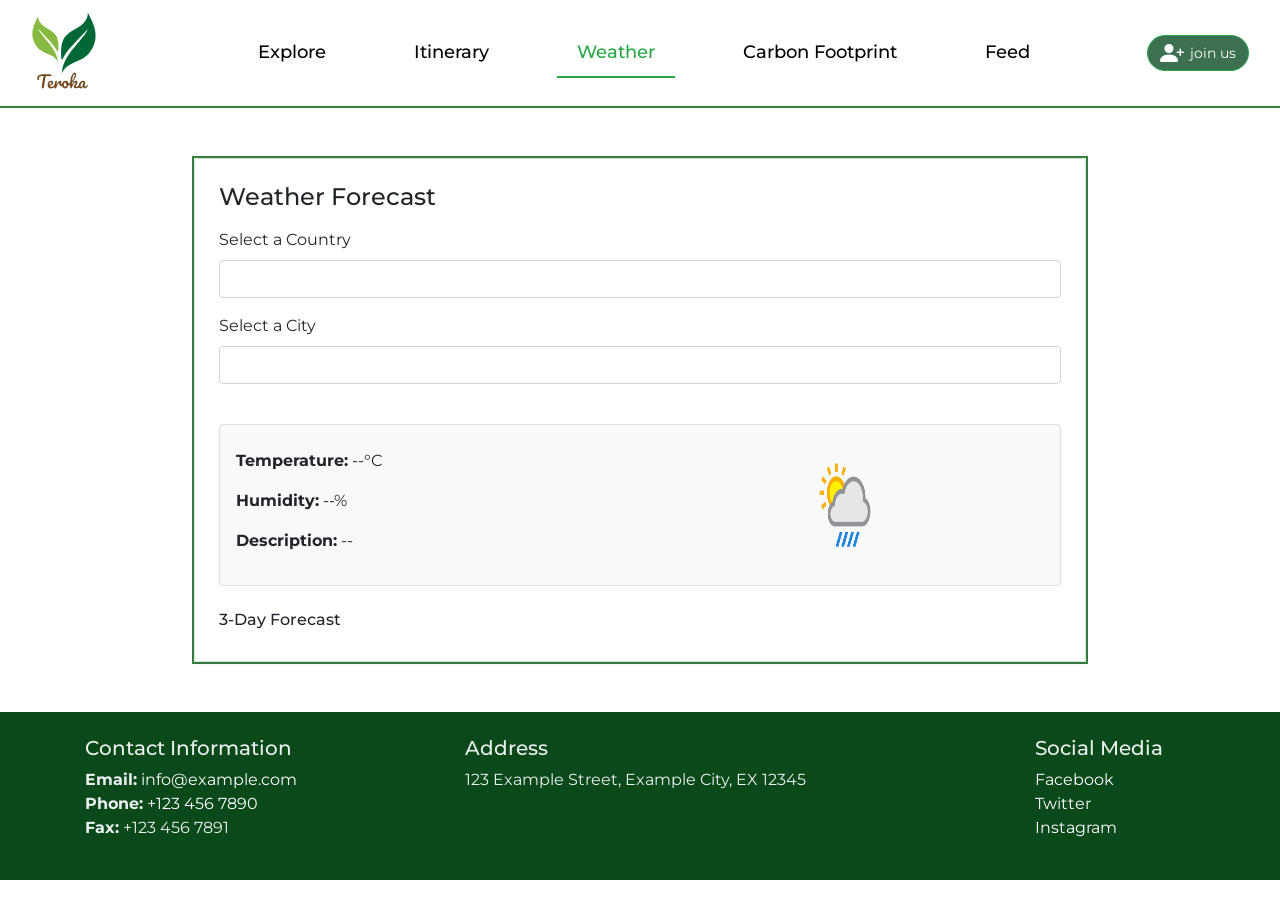
<file: Weather.html>
<!DOCTYPE html>
<html lang="en">

<head>
  <meta charset="UTF-8">
  <meta name="viewport" content="width=device-width, initial-scale=1.0">
  <title>Check the weather before you explore</title>

  <link rel="icon" type="image/png" href="assets/images/logo.svg">
  <!-- Bootstrap CSS -->
  <link href="https://stackpath.bootstrapcdn.com/bootstrap/4.5.2/css/bootstrap.min.css" rel="stylesheet">
  <link rel="stylesheet" href="assets/css/weather.css">
  <link href="https://fonts.googleapis.com/css2?family=Montserrat:wght@400;500;600;700&display=swap" rel="stylesheet">
  <link rel="stylesheet" href="https://cdn.jsdelivr.net/npm/bootstrap-icons@1.10.5/font/bootstrap-icons.css">
  <!-- Bootstrap JS (optional) -->
  <script src="https://code.jquery.com/jquery-3.5.1.slim.min.js"></script>
  <script src="https://cdn.jsdelivr.net/npm/@popperjs/core@2.5.2/dist/umd/popper.min.js"></script>
  <script src="https://stackpath.bootstrapcdn.com/bootstrap/4.5.2/js/bootstrap.min.js"></script>


</head>

<body class="home">

  <nav class="navbar navbar-expand-lg navbar-light" style="background-color: #ffffff;">
        <div class="container-fluid">
            <a href="index.html">
                <img src="assets/images/logo.svg" alt="Logo" class="navbar-logo">
            </a>
            <button class="navbar-toggler" type="button" data-toggle="collapse" data-target="#myNavbar"
                aria-controls="myNavbar" aria-expanded="false" aria-label="Toggle navigation">
                <span class="navbar-toggler-icon"></span>
            </button>

            <div class="collapse navbar-collapse justify-content-between" id="myNavbar">

                <ul class="nav flex-column flex-lg-row text-center w-100 justify-content-center">
                    <li class="nav-item">
                        <a class="nav-link mx-4 my-1 custom-nav-link" href="Explore.html">Explore</a>
                    </li>
                    <li class="nav-item">
                        <a class="nav-link mx-4 my-1 custom-nav-link" href="Itinerary.html">Itinerary</a>
                    </li>
                    <li class="nav-item">
                        <a class="nav-link mx-4 my-1 custom-nav-link" href="Weather.html">Weather</a>
                    </li>
                    <li class="nav-item">
                        <a class="nav-link mx-4 my-1 custom-nav-link" href="Carbon.html">Carbon Footprint</a>
                    </li>
                    <li class="nav-item">
                        <a class="nav-link mx-4 my-1 custom-nav-link" href="Feed.html">Feed</a>
                    </li>
                </ul>

                <ul class="nav flex-column flex-lg-row text-center my-lg-0">
                    <li class="nav-item my-1" id="joinLi">
                        <a href="Login.html" class="btn btn-success rounded-pill join-us d-flex align-items-center"
                            style="white-space: nowrap;">
                            <i class="bi bi-person-plus-fill" style="font-size: 24px;"></i>
                            <span style="font-size: 14px; margin-left: 6px;">join us</span>
                        </a>
                    </li>
                    <li class="nav-item my-1" id="profileLi" style="display:none;">
                        <i class="bi bi-person" style="font-size: 40px; cursor: pointer;" data-toggle="modal"
                            data-target="#profileModal"></i>
                    </li>
                </ul>
            </div>
        </div>
    </nav>

  <div id="forecastSpinner" class="text-center my-3" style="display: none;">
    <div class="spinner-border text-primary" role="status">
      <span class="visually-hidden">Loading...</span>
    </div>
  </div>


  <div class="container-weather my-5">
    <div class="card p-4 shadow-sm">
      <h4 class="mb-3">Weather Forecast</h4>



      <div class="form-group">
        <label for="countryInput">Select a Country</label>
        <input type="text" class="form-control" id="countryInput" autocomplete="off">
        <div id="countrySuggestions" class="autocomplete-suggestions"></div>
      </div>


      <div class="form-group">
        <label for="cityInput">Select a City</label>
        <input type="text" class="form-control" id="cityInput" autocomplete="off">
        <div id="citySuggestions" class="autocomplete-suggestions"></div>
      </div>


      <div class="weather-info mt-4 p-3 border rounded bg-light">
        <div class="row align-items-center">
          <!-- Left: Weather Info -->
          <div class="col-md-8">
            <h5 id="weatherCity" style="font-weight: bold;"></h5>
            <p><strong>Temperature:</strong> <span id="weatherTemp">--°C</span></p>
            <p><strong>Humidity:</strong> <span id="weatherHumidity">--%</span></p>
            <p><strong>Description:</strong> <span id="weatherDesc">--</span></p>
          </div>

          <!-- Right: Weather Icon -->
          <div class="col-md-4 text-end">
            <img id="weatherIcon" src="/assets/images/weather-icon1.png" alt="Weather Icon"
              style="width: 100px; height: 100px;">
          </div>
        </div>
      </div>

      <div class="forecast mt-4">
        <h6>3-Day Forecast</h6>
        <div class="row" id="forecastCards">
          <!-- Cards will be dynamically injected here -->
        </div>
      </div>

    </div>

  </div>


  <script src="/assets/js/weather.js"></script>



  <footer class=" py-4">
    <div class="container">
      <div class="row">
        <!-- Contact Info -->
        <div class="col-md-4">
          <h5>Contact Information</h5>
          <ul class="list-unstyled">
            <li><strong>Email:</strong> <a href="mailto:info@example.com" class="text-white">info@example.com</a></li>
            <li><strong>Phone:</strong> <a href="tel:+1234567890" class="text-white">+123 456 7890</a></li>
            <li><strong>Fax:</strong> +123 456 7891</li>
          </ul>
        </div>

        <!-- Other Contact Sections (optional) -->
        <div class="col-md-6">
          <h5>Address</h5>
          <p>123 Example Street, Example City, EX 12345</p>
        </div>

        <div class="col-md-2">
          <h5>Social Media</h5>
          <ul class="list-unstyled">
            <li><a href="#" class="text-white">Facebook</a></li>
            <li><a href="#" class="text-white">Twitter</a></li>
            <li><a href="#" class="text-white">Instagram</a></li>
          </ul>
        </div>
      </div>
    </div>
  </footer>


  <div class="modal fade" id="profileModal" tabindex="-1" aria-labelledby="profileModalLabel" aria-hidden="true">
    <div class="modal-dialog">
      <div class="modal-content">

        <div class="modal-header bg-success text-white ">
          <h5 class="modal-title" id="profileModalLabel">User Profile</h5>
          <button type="button" class="close" data-dismiss="modal" aria-label="Close">
            <span aria-hidden="true">&times;</span>
          </button>
        </div>

        <div class="modal-body">
          <!-- Replace hardcoded values with span tags -->
          <p><strong><i class="fas fa-user"></i> Name:</strong> <span id="profileName"></span></p>
          <p><strong><i class="fas fa-envelope"></i> Email:</strong> <span id="profileEmail"></span></p>
          <p><strong><i class="fas fa-phone"></i> Phone Number:</strong> <span id="profilePhone"></span></p>

          <p><strong><i class="fas fa-lock"></i> Password:</strong> *****</p> <!-- Lock icon -->




          <button class="btn btn-outline-info btn-sm mr-3 mb-3" type="button" data-toggle="collapse"
            data-target="#changePasswordSection">
            Change Password
          </button>

          <button class="btn btn-outline-success btn-sm mr-3 mb-3" type="button" data-toggle="collapse"
            data-target="#updateprofileSection">
            Update Profile
          </button>

          <button class="btn btn-outline-danger btn-sm mb-3" type="button" data-toggle="collapse"
            data-target="#deleteaccountSection">
            Delete Account
          </button>

          <div class="collapse" id="changePasswordSection">
            <form id="changePasswordForm">
              <div class="form-group">
                <label for="oldPassword">Old Password</label>
                <input type="password" class="form-control" id="currentPassword" required>
              </div>
              <div class="form-group">
                <label for="newPassword">New Password</label>
                <input type="password" class="form-control" id="newPassword" required>
              </div>
              <div class="form-group">
                <label for="confirmPassword">Confirm New Password</label>
                <input type="password" class="form-control" id="confirmNewPassword" required>
              </div>
              <button type="submit" class="btn btn-primary btn-sm">Update Password</button>
            </form>
          </div>

          <div class="collapse" id="updateprofileSection">
            <form id="updateProfileForm">
              <!-- Name Field -->
              <div class="form-group">
                <label for="name">Full Name</label>
                <input type="text" class="form-control" id="name" placeholder="Enter your full name" required>
              </div>

              <!-- Email Field -->
              <div class="form-group">
                <label for="email">Email address</label>
                <input type="email" class="form-control" id="email" placeholder="Enter your email" required readonly>
              </div>

              <div class="form-group">
                <label for="email">Phone Number</label>
                <input type="tel" class="form-control" id="phone" placeholder="Enter your Phone number" required>
              </div>



              <!-- Submit Button -->
              <button type="submit" class="btn btn-success btn-sm">Update Profile</button>
            </form>
          </div>

          <div class="collapse" id="deleteaccountSection">
            <div class="form-group">
              <label for="confirmDelete">Are you sure you want to delete your account?</label>
              <p class="text-danger">This action is irreversible.</p>
            </div>

            <!-- Yes/No Buttons -->
            <div class="form-group">
              <button type="button" class="btn btn-danger g-3" id="deleteYesButton">Yes, Delete My Account</button>

            </div>
          </div>

        </div>

        <div class="modal-footer">

          <i class="bi bi-box-arrow-right logout-icon" data-toggle="modal" data-dismiss="modal"
            data-target="#logoutModal"></i>
        </div>

      </div>
    </div>
  </div>

  <!-- Logout Confirmation Modal -->
  <div class="modal fade" id="logoutModal" tabindex="-1" aria-labelledby="logoutModalLabel" aria-hidden="true">
    <div class="modal-dialog">
      <div class="modal-content">
        <div class="modal-header">
          <h5 class="modal-title" id="logoutModalLabel">Logout Confirmation</h5>
          <button type="button" class="close" data-dismiss="modal" aria-label="Close">
            <span aria-hidden="true">&times;</span>
          </button>
        </div>
        <div class="modal-body">
          Are you sure you want to logout?
        </div>
        <div class="modal-footer">
          <button type="button" class="btn btn-secondary" data-dismiss="modal">Cancel</button>
          <button type="button" class="btn btn-danger" onclick="logoutUser()">Logout</button>
        </div>
      </div>
    </div>
  </div>


</body>

</html>
</file>
<file: assets/css/home.css>
.navbar {
  padding-top: 0.2rem;
  padding-bottom: 0.2rem;
  background-color: #74a580;
  border-bottom: 2px solid rgb(52, 129, 64);
  /* ✅ border width, style, and color */
}

.nav-link {
  font-size: 18px;
  /* or larger like 20px */
  padding: 10px 20px;
  /* adjust spacing */
}

.navbar-logo {
  height: 160px;
  /* Make it bigger */
  margin-top: -30px;
  /* Pull it upward to not stretch navbar */
  margin-bottom: -30px;
  /* Optional: prevent pushing nav links down */
  margin-left: -50px;
}

.home {
  background-color: #ffffff;
  display: flex;
  flex-direction: column;
  min-height: 100vh; /* Ensures the body takes up at least the full height of the viewport */
  font-family: 'Montserrat', sans-serif;
}


.lines-main {

  color: rgb(35, 25, 25);
  margin-top: 60px;
}

.lines-main h2 {

  font-weight: 700;
}

.lines-main h3 {
  font-size: small;
  font-style: italic;
  margin-top: 10px;
}

.container-explore {

  color: black;
  border-radius: 20px;
  background-color: #ffffff;
  border: 2px solid rgb(52, 129, 64);
}

.join-us {

  height: 36px !important;
  padding-top: 0 !important;
  padding-bottom: 0 !important;
  line-height: 24px !important;
  display: inline-flex !important;  /* keeps vertical alignment */
  align-items: center !important;   /* centers content vertically */
  background-color: rgb(61, 112, 80);
}



.favourite-place {
  background-color: white;
  /* or any background color you prefer */
  border-radius: 10px;
  /* optional: for softer corners */
  padding: 20px;
  /* optional: for spacing */
}

.main-shape {
  margin-right: -140px;
  margin-top: 100px;
  width: 700px;
  /* Adjust this value */
  height: auto;
  /* Keeps aspect ratio */
}

.custom-btn {
  background-color: #ffffff;
  /* Inside color = background */
  color: rgb(0, 0, 0);
  /* Text color */
  border: 2px solid rgb(52, 129, 64)
}

/* Optional: when hover (when mouse over it) */
.custom-btn:hover {
  background-color: #45a049;
  /* Slightly darker green on hover */
  color: white;
}

.form-label {
  color: rgb(0, 0, 0);
}


footer {
  background-color: #0a4919;
  color: #ecf0f1;
  padding: 20px 0;
}

.container-home{
  margin-bottom: 100px;
}

.logout-icon {
  margin-left: 50px;
  font-size: 40px;
  /* Adjust the icon size */
  cursor: pointer;
  /* Makes the icon clickable */
  color: #cb3434;
  /* Icon color */
  transition: color 0.3s ease;
  /* Smooth color change on hover */
}

.logout-icon:hover {
  color: #ff0000;
  /* Red color on hover */
}

body {
  font-family: 'Montserrat', sans-serif;
}

@media (max-width: 768px) {
  .navbar-logo {
    height: 100px;      /* smaller height */
    margin-top: 0;      /* remove negative margins */
    margin-bottom: 0;
    margin-left: 0;
    max-width: 90vw;    /* max width 90% viewport width */
  }
}

/* Even smaller screens */
@media (max-width: 480px) {
  .navbar-logo {
    height: 70px;       /* even smaller */
  }
}

.custom-nav-link {
    color: #000;
    font-weight: 500;
    text-decoration: none;
    position: relative;
    transition: color 0.3s ease;
}

.custom-nav-link::after {
    content: '';
    position: absolute;
    width: 0;
    height: 2px;
    display: block;
    margin: auto;
    background: #28a745;
    transition: width 0.3s;
    bottom: 0;
    left: 0;
    right: 0;
}

.custom-nav-link:not(.active):hover {
    color: #28a745;
}

.custom-nav-link:not(.active):hover::after {
    width: 100%;
}

.custom-nav-link.active {
    color: #28a745;
    border-bottom: 2px solid #28a745;
}
</file>
<file: assets/css/Carbon.css>
.navbar {
  padding-top: 0.2rem;
  padding-bottom: 0.2rem;
  background-color: #74a580;
  border-bottom: 2px solid rgb(52, 129, 64);
  /* ✅ border width, style, and color */
}

.nav-link {
  font-size: 18px;
  /* or larger like 20px */
  padding: 10px 20px;
  /* adjust spacing */
}

.navbar-logo {
  height: 160px;
  /* Make it bigger */
  margin-top: -30px;
  /* Pull it upward to not stretch navbar */
  margin-bottom: -30px;
  /* Optional: prevent pushing nav links down */
  margin-left: -50px;
}

.custom-btn {
  background-color: #ffffff;
  /* Inside color = background */
  color: rgb(0, 0, 0);
  /* Text color */
  border: 2px solid rgb(52, 129, 64)
}

/* Optional: when hover (when mouse over it) */
.custom-btn:hover {
  background-color: #45a049;
  /* Slightly darker green on hover */
  color: white;
}

.container-carbon {

  background-color: #ffffff;
  border: 2px solid rgb(52, 129, 64);
  width: 70%;
  margin-left: auto;
  margin-right: auto;

}

.join-us {

  height: 36px !important;
  padding-top: 0 !important;
  padding-bottom: 0 !important;
  line-height: 24px !important;
  display: inline-flex !important;  /* keeps vertical alignment */
  align-items: center !important;   /* centers content vertically */
  background-color: rgb(61, 112, 80);
}



footer {
  background-color: #0a4919;
  ;
  color: #ecf0f1;
}

.autocomplete-suggestions {
  position: absolute;
  top: 100%;
  left: 10px;
  width: 96%;
  /* full width of the .autocomplete container */
  z-index: 1000;

  background-color: #fff;
  max-height: 200px;
  overflow-y: auto;
  box-shadow: 0 4px 8px rgba(0, 0, 0, 0.1);
}


.autocomplete-suggestion:hover {
  background-color: #f0f0f0;
}

.autocomplete {
  position: relative;
}

body {
  font-family: 'Montserrat', sans-serif;
}

.logout-icon {
  margin-left: 50px;
  font-size: 40px;
  /* Adjust the icon size */
  cursor: pointer;
  /* Makes the icon clickable */
  color: #cb3434;
  /* Icon color */
  transition: color 0.3s ease;
  /* Smooth color change on hover */
}

.logout-icon:hover {
  color: #ff0000;
  /* Red color on hover */
}

body {
  font-family: 'Montserrat', sans-serif;
}

@media (max-width: 768px) {
  .container-carbon {
    padding-left: 0 !important;
    padding-right: 0 !important;
    margin-left: 0 !important;
    margin-right: 0 !important;
    width: 100% !important;
    max-width: 100% !important;
  }

  .container-carbon .card {
    width: 100% !important;
    max-width: 100% !important;
    margin: 0 !important;
    padding-left: 10px !important;
    /* optional for some breathing room */
    padding-right: 10px !important;
    /* optional */
  }
}

@media (max-width: 768px) {
  .navbar-logo {
    height: 100px;      /* smaller height */
    margin-top: 0;      /* remove negative margins */
    margin-bottom: 0;
    margin-left: 0;
    max-width: 90vw;    /* max width 90% viewport width */
  }
}

/* Even smaller screens */
@media (max-width: 480px) {
  .navbar-logo {
    height: 70px;       /* even smaller */
  }
}

.custom-nav-link {
    color: #000;
    font-weight: 500;
    text-decoration: none;
    position: relative;
    transition: color 0.3s ease;
}

.custom-nav-link::after {
    content: '';
    position: absolute;
    width: 0;
    height: 2px;
    display: block;
    margin: auto;
    background: #28a745;
    transition: width 0.3s;
    bottom: 0;
    left: 0;
    right: 0;
}

.custom-nav-link:not(.active):hover {
    color: #28a745;
}

.custom-nav-link:not(.active):hover::after {
    width: 100%;
}

.custom-nav-link.active {
    color: #28a745;
    border-bottom: 2px solid #28a745;
}
</file>
<file: assets/css/feed.css>
/* Navbar Styles */
    .navbar {
        padding-top: 0.2rem;
        padding-bottom: 0.2rem;
        background-color: #74a580;
        border-bottom: 2px solid rgb(52, 129, 64);
    }

    .nav-link {
        font-size: 18px;
        padding: 10px 20px;
    }

    .navbar-logo {
        height: 160px;
        margin-top: -30px;
        margin-bottom: -30px;
        margin-left: -50px;
    }

    /* Body and Layout */
    .home {
        background-color: #ffffff;
        display: flex;
        flex-direction: column;
        min-height: 100vh;
        font-family: 'Montserrat', sans-serif;
    }

    body {
        font-family: 'Montserrat', sans-serif;
    }

    html,
    body {
        height: auto;
        min-height: 100%;
        overflow-x: hidden;
    }

    .container-home {
        margin-bottom: 100px;
    }

    /* Responsive Logo */
    @media (max-width: 768px) {
        .navbar-logo {
            height: 100px;
            margin-top: 0;
            margin-bottom: 0;
            margin-left: 0;
            max-width: 90vw;
        }
    }

    @media (max-width: 480px) {
        .navbar-logo {
            height: 70px;
        }
    }

    /* Section Headings */
    .lines-main {
        color: rgb(35, 25, 25);
        margin-top: 60px;
    }

    .lines-main h2 {
        font-weight: 700;
    }

    .lines-main h3 {
        font-size: small;
        font-style: italic;
        margin-top: 10px;
    }

    /* Container Styles */
    .container-explore {
        color: black;
        border-radius: 20px;
        background-color: #ffffff;
        border: 2px solid rgb(52, 129, 64);
    }

    .favourite-place {
        background-color: white;
        border-radius: 10px;
        padding: 20px;
    }

    .main-shape {
        margin-right: -140px;
        margin-top: 100px;
        width: 700px;
        height: auto;
    }

    .form-label {
        color: rgb(0, 0, 0);
    }

    /* Footer */
    footer {
        background-color: #0a4919;
        color: #ecf0f1;
        padding: 20px 0;
    }

    /* Logout Icon */
    .logout-icon {
        margin-left: 50px;
        font-size: 40px;
        cursor: pointer;
        color: #cb3434;
        transition: color 0.3s ease;
    }

    .logout-icon:hover {
        color: #ff0000;
    }

    /* Custom Navbar Link Animation */
    .custom-nav-link {
        color: #000;
        font-weight: 500;
        text-decoration: none;
        position: relative;
        transition: color 0.3s ease;
    }

    .custom-nav-link::after {
        content: '';
        position: absolute;
        width: 0;
        height: 2px;
        display: block;
        margin: auto;
        background: #28a745;
        transition: width 0.3s;
        bottom: 0;
        left: 0;
        right: 0;
    }

    .custom-nav-link:not(.active):hover {
        color: #28a745;
    }

    .custom-nav-link:not(.active):hover::after {
        width: 100%;
    }

    .custom-nav-link.active {
        color: #28a745;
        border-bottom: 2px solid #28a745;
    }

    /* Waterfall Masonry Layout using Column Count */
    .container-post {
        max-width: 1200px;
        margin: auto;
        padding: 20px;
    }

    #postsContainer {
        column-count: 4;
        column-gap: 1rem;
    }

    .post-card {
        color: white;
        display: inline-block;
        width: 100%;
        background-color: #063d14;
        margin: 0 0 1rem;
        padding: 15px;
        border-radius: 10px;
        box-shadow: 2px 2px 5px rgba(0, 0, 0, 0.1);
        word-wrap: break-word;
        transition: transform 0.3s ease, box-shadow 0.3s ease, opacity 0.5s ease;
        opacity: 0;
    }

    .post-card.show {
        opacity: 1;
    }

    .post-card:hover {
        transform: scale(1.03);
        box-shadow: 4px 4px 10px rgba(0, 0, 0, 0.2);
    }

    .post-card img {
        max-width: 100%;
        border-radius: 5px;
        margin-top: 10px;
    }

    /* Responsive Adjustments for Waterfall Columns */
    @media (max-width: 1200px) {
        #postsContainer {
            column-count: 3;
        }
    }

    @media (max-width: 768px) {
        #postsContainer {
            column-count: 2;
        }
    }

    @media (max-width: 480px) {
        #postsContainer {
            column-count: 1;
        }
    }

    /* Floating Button */
    #newPostBtn {
        position: fixed;
        bottom: 30px;
        right: 30px;
        width: 70px;
        height: 70px;
        border-radius: 50%;
        font-size: 28px;
        display: flex;
        align-items: center;
        justify-content: center;
        box-shadow: 0 4px 8px rgba(0, 0, 0, 0.2);
        z-index: 9999;
        background-color: #28a745;
        color: white;
        border: none;
        transition: background-color 0.3s ease, transform 0.3s ease;
    }

    #newPostBtn:hover {
        background-color: #218838;
        transform: scale(1.1);
    }

    /* Join Us Button Fix */
    .join-us {
        height: 36px !important;
        padding-top: 0 !important;
        padding-bottom: 0 !important;
        line-height: 24px !important;
        display: inline-flex !important;
        align-items: center !important;
        background-color: rgb(61, 112, 80);
    }


    .container-home {
        flex: 1;
        /* This will make it push the footer to the bottom */
    }

    body {
        display: flex;
        flex-direction: column;
        min-height: 100vh;
    }
</file>
<file: assets/css/login.css>
.bg-image-left {
    background-image: url('../images/bg-login1.svg'); /* replace with your image path */
    background-size: cover;
    background-position: center;
    height: 100%;
    width: 100%;
  }
.bg-login{
  background: #316b3a;
}

.container-logo {
  background: #ffffff;
  border-left: solid 2px #316b3a;

  display: flex;              /* Flex container */
  justify-content: center;    /* Center image horizontally */
  align-items: center;        /* Center image vertically */
  height: 100%;               /* Full height */
}

.main-logo {
  max-width: 120%;             /* Responsive image size */
  height: auto;               /* Keep aspect ratio */
  display: block;             /* Ensures image is treated as block */
  margin-top: 80px;
  margin-left: -150px;             /* Auto centers horizontally if needed */
}

/* === Login Form Card Container === */
.login-card {
  width: 100%;
  max-width: 400px;           /* Maximum width for the form */
  background-color: #ffffff;
  padding: 30px;              /* Internal spacing */
  border-radius: 8px;         /* Rounded corners */
  box-shadow: 0 6px 15px rgba(0, 0, 0, 0.1); /* Subtle shadow */
  margin: auto;               /* Centers the card within its parent */
}

/* === Heading (Sign In) === */
.login-card h3 {
  text-align: center;
  margin-bottom: 24px;        /* Space below the heading */
  color: #316b3a;             /* Matching color */
  font-weight: 600;
}

/* === Form Labels === */
.login-card .form-label {
  font-weight: 500;
  margin-bottom: 6px;
}

/* === Form Input Fields === */
.login-card .form-control {
  border-radius: 6px;
  box-shadow: none;
  /* Optional: add a light border color, if needed */
  border: 1px solid #ccc;
}

/* === Remember Me CheckBox and Label === */
.login-card .form-check-label {
  font-size: 0.9rem;
}

/* === "Forgot password?" Link === */
.login-card a {
  color: #316b3a;
  text-decoration: none;      /* Remove underline by default */
}

.login-card a:hover {
  text-decoration: underline;
}

/* === Primary Button (Sign In) === */
.login-card .btn-primary {
  background-color: #316b3a;
  border: none;
  border-radius: 6px;
  width: 100%;
  padding: 10px;
  color: white;
}

.login-card .btn-primary:hover {
  background-color: #274e2c;
}

/* === Bottom Text (Register Link) === */
.login-card .register-text {
  text-align: center;
  margin-top: 16px;
  font-size: 0.9rem;
}

.login-card .register-text a {
  color: #316b3a;
  font-weight: 500;
}

body {
  font-family: 'Montserrat', sans-serif;
}

.modal-content {
  animation: fadeInUp 0.3s ease-in-out;
}

@keyframes fadeInUp {
  from {
    transform: translateY(40px);
    opacity: 0;
  }
  to {
    transform: translateY(0);
    opacity: 1;
  }
}


@media (max-width: 768px) {
  .container-logo {
    display: none !important; /* Force hide the image */
  }

  .col-md-5 {
    border-left: none !important; /* Remove the left border on small screens */
  }

  .signup-card {
    width: 100%;
    padding: 20px;
    box-shadow: none;
    border: 1px solid #ddd;
  }
}

.forgot-password-link {
  color: #0d6efd; /* Bootstrap primary color */
  text-decoration: none; /* No underline by default */
  margin-left: 8px; /* Extra margin if needed */
  cursor: pointer;
}

.forgot-password-link:hover {
  text-decoration: underline; /* Underline on hover */
}
</file>
<file: assets/css/main.css>
.navbar {
  padding-top: 0.2rem;
  padding-bottom: 0.2rem;
  background-color: #74a580;
  border-bottom: 2px solid rgb(52, 129, 64);
  /* ✅ border width, style, and color */
}

.nav-link {
  font-size: 18px;
  /* or larger like 20px */
  padding: 10px 20px;
  /* adjust spacing */
}

.navbar-logo {
  height: 160px;
  /* Make it bigger */
  margin-top: -30px;
  /* Pull it upward to not stretch navbar */
  margin-bottom: -30px;
  /* Optional: prevent pushing nav links down */
  margin-left: -50px;
}

.home {
  background-color: #ffffff;
  display: flex;
  flex-direction: column;
  min-height: 100vh;
  /* Ensures the body takes up at least the full height of the viewport */
}


.lines-main {

  color: rgb(35, 25, 25);
  margin-top: 60px;
}

.lines-main h2 {

  font-weight: 700;
}

.lines-main h3 {
  font-size: small;
  font-style: italic;
  margin-top: 10px;
}

.container-explore {

  color: black;
  border-radius: 20px;
  background-color: #ffffff;
  border: 2px solid rgb(52, 129, 64);
}

.join-us {

  background-color: rgb(61, 112, 80);
}





.favourite-place {
  background-color: white;
  /* or any background color you prefer */
  border-radius: 10px;
  /* optional: for softer corners */
  padding: 20px;
  /* optional: for spacing */
}

.main-shape {
  margin-right: -140px;
  margin-top: 100px;
  width: 700px;
  /* Adjust this value */
  height: auto;
  /* Keeps aspect ratio */
}

.custom-btn {
  background-color: #ffffff;
  /* Inside color = background */
  color: rgb(0, 0, 0);
  /* Text color */
  border: 2px solid rgb(52, 129, 64)
}

/* Optional: when hover (when mouse over it) */
.custom-btn:hover {
  background-color: #45a049;
  /* Slightly darker green on hover */
  color: white;
}

.form-label {
  color: rgb(0, 0, 0);
}

.join-us {

  background-color: rgb(61, 112, 80);
}

footer {
  background-color: #0a4919;
  color: #ecf0f1;
  padding: 20px 0;
}

.container-home {
  margin-bottom: 100px;
}

.logout-icon {
  margin-left: 50px;
  font-size: 40px;
  /* Adjust the icon size */
  cursor: pointer;
  /* Makes the icon clickable */
  color: #cb3434;
  /* Icon color */
  transition: color 0.3s ease;
  /* Smooth color change on hover */
}

.logout-icon:hover {
  color: #ff0000;
  /* Red color on hover */
}

body {
  font-family: 'Montserrat', sans-serif;
}

.custom-nav-link:hover {
    color: #28a745; /* Hover color */
}

.custom-nav-link:hover::after {
    width: 100%; /* Full underline on hover */
}

.custom-nav-link.active {
    color: #28a745; /* Active color */
    border-bottom: 2px solid #28a745;
}


.custom-nav-link {
    color: #000;
    /* Base color */
    font-weight: 500;
    text-decoration: none;
    position: relative;
    transition: color 0.3s ease;
}

.custom-nav-link::after {
    content: '';
    position: absolute;
    width: 0;
    height: 2px;
    display: block;
    margin: auto;
    background: #28a745;
    /* Green underline */
    transition: width 0.3s;
    bottom: 0;
    left: 0;
    right: 0;
}
</file>
<file: assets/css/signup.css>
.container-logo {
  background: #ffffff;
  border-left: solid 2px #316b3a;

  display: flex;              /* Flex container */
  justify-content: center;    /* Center image horizontally */
  align-items: center;        /* Center image vertically */
  height: 100%;               /* Full height */
}

.main-logo {
  max-width: 100%;             /* Responsive image size */
  height: auto;               /* Keep aspect ratio */
  display: block;             /* Ensures image is treated as block */
  margin-top: 70px;
  margin-left: 20px;             /* Auto centers horizontally if needed */
}

  /* === Sign Up Card === */
.signup-card {
    width: 100%;
    max-width: 450px;
    background-color: #ffffff;
    padding: 30px;
    border-radius: 8px;
    box-shadow: 0 6px 15px rgba(0, 0, 0, 0.1);
    margin: auto;
  }
  
  /* === Heading === */
  .signup-card h3 {
    text-align: center;
    margin-bottom: 24px;
    color: #316b3a;
    font-weight: 600;
  }
  
  /* === Labels === */
  .signup-card .form-label {
    font-weight: 500;
    margin-bottom: 6px;
  }
  
  /* === Inputs === */
  .signup-card .form-control {
    border-radius: 6px;
    border: 1px solid #ccc;
    box-shadow: none;
  }
  
  /* === Primary Button === */
  .signup-card .btn-primary {
    background-color: #316b3a;
    border: none;
    border-radius: 6px;
    padding: 10px;
    transition: background-color 0.3s ease;
  }
  
  .signup-card .btn-primary:hover {
    background-color: #274e2c;
  }
  
  /* === Bottom Text === */
  .signup-card .text-center a {
    color: #316b3a;
    font-weight: 500;
    text-decoration: none;
  }
  
  .signup-card .text-center a:hover {
    text-decoration: underline;
  }
  
  body {
  font-family: 'Montserrat', sans-serif;
}

/* Hide image section on screens smaller than 768px */
@media (max-width: 768px) {
  .container-logo {
    display: none !important; /* Force hide the image */
  }

  .col-md-5 {
    border-left: none !important; /* Remove the left border on small screens */
  }

  .signup-card {
    width: 100%;
    padding: 20px;
    box-shadow: none;
    border: 1px solid #ddd;
  }
}
</file>
<file: assets/css/weather.css>
.navbar {
  padding-top: 0.2rem;
  padding-bottom: 0.2rem;
  background-color: #74a580;
  border-bottom: 2px solid rgb(52, 129, 64);
  /* ✅ border width, style, and color */
}

.nav-link {
  font-size: 18px;
  padding: 10px 20px;
}

.navbar-logo {
  height: 160px;
  /* Make it bigger */
  margin-top: -30px;
  /* Pull it upward to not stretch navbar */
  margin-bottom: -30px;
  /* Optional: prevent pushing nav links down */
  margin-left: -50px;
}

.custom-btn {
  background-color: #ffffff;
  /* Inside color = background */
  color: rgb(0, 0, 0);
  /* Text color */
  border: 2px solid rgb(52, 129, 64)
}

/* Optional: when hover (when mouse over it) */
.custom-btn:hover {
  background-color: #45a049;
  /* Slightly darker green on hover */
  color: white;
}

.container-weather {

  background-color: #ffffff;
  border: 2px solid rgb(52, 129, 64);
  width: 70%;
  margin-left: auto;
  margin-right: auto;

}

.join-us {

  height: 36px !important;
  padding-top: 0 !important;
  padding-bottom: 0 !important;
  line-height: 24px !important;
  display: inline-flex !important;
  /* keeps vertical alignment */
  align-items: center !important;
  /* centers content vertically */
  background-color: rgb(61, 112, 80);
}

.custom-nav-link.active {
  color: #28a745;
  border-bottom: 2px solid #28a745;
}


footer {
  background-color: #0a4919;
  ;
  color: #ecf0f1;

}

.autocomplete-suggestions {

  position: absolute;
  background: white;
  z-index: 1000;
  width: 96%;
  max-height: 200px;
  overflow-y: auto;
  box-shadow: 0 4px 8px rgba(0, 0, 0, 0.1);
}

.autocomplete-suggestion {
  padding: 8px;
  cursor: pointer;
}

.autocomplete-suggestion:hover {
  background-color: #f0f0f0;
}

body {
  font-family: 'Montserrat', sans-serif;
}

.logout-icon {
  margin-left: 50px;
  font-size: 40px;
  /* Adjust the icon size */
  cursor: pointer;
  /* Makes the icon clickable */
  color: #cb3434;
  /* Icon color */
  transition: color 0.3s ease;
  /* Smooth color change on hover */
}

.logout-icon:hover {
  color: #ff0000;
  /* Red color on hover */
}

body {
  font-family: 'Montserrat', sans-serif;
}

@media (max-width: 768px) {
  .navbar-logo {
    height: 100px;
    /* smaller height */
    margin-top: 0;
    /* remove negative margins */
    margin-bottom: 0;
    margin-left: 0;
    max-width: 90vw;
    /* max width 90% viewport width */
  }
}

/* Even smaller screens */
@media (max-width: 480px) {
  .navbar-logo {
    height: 70px;
    /* even smaller */
  }
}


@media (max-width: 768px) {
  .container-weather {
    padding-left: 0 !important;
    padding-right: 0 !important;
    margin-left: 0 !important;
    margin-right: 0 !important;
    width: 100% !important;
    max-width: 100% !important;
  }

  .container-weather .card {
    width: 100% !important;
    max-width: 100% !important;
    margin: 0 !important;
    padding-left: 10px !important;
    /* optional for some breathing room */
    padding-right: 10px !important;
    /* optional */
  }
}

.custom-nav-link {
    color: #000;
    font-weight: 500;
    text-decoration: none;
    position: relative;
    transition: color 0.3s ease;
}

.custom-nav-link::after {
    content: '';
    position: absolute;
    width: 0;
    height: 2px;
    display: block;
    margin: auto;
    background: #28a745;
    transition: width 0.3s;
    bottom: 0;
    left: 0;
    right: 0;
}

.custom-nav-link:not(.active):hover {
    color: #28a745;
}

.custom-nav-link:not(.active):hover::after {
    width: 100%;
}

.custom-nav-link.active {
    color: #28a745;
    border-bottom: 2px solid #28a745;
}
</file>
